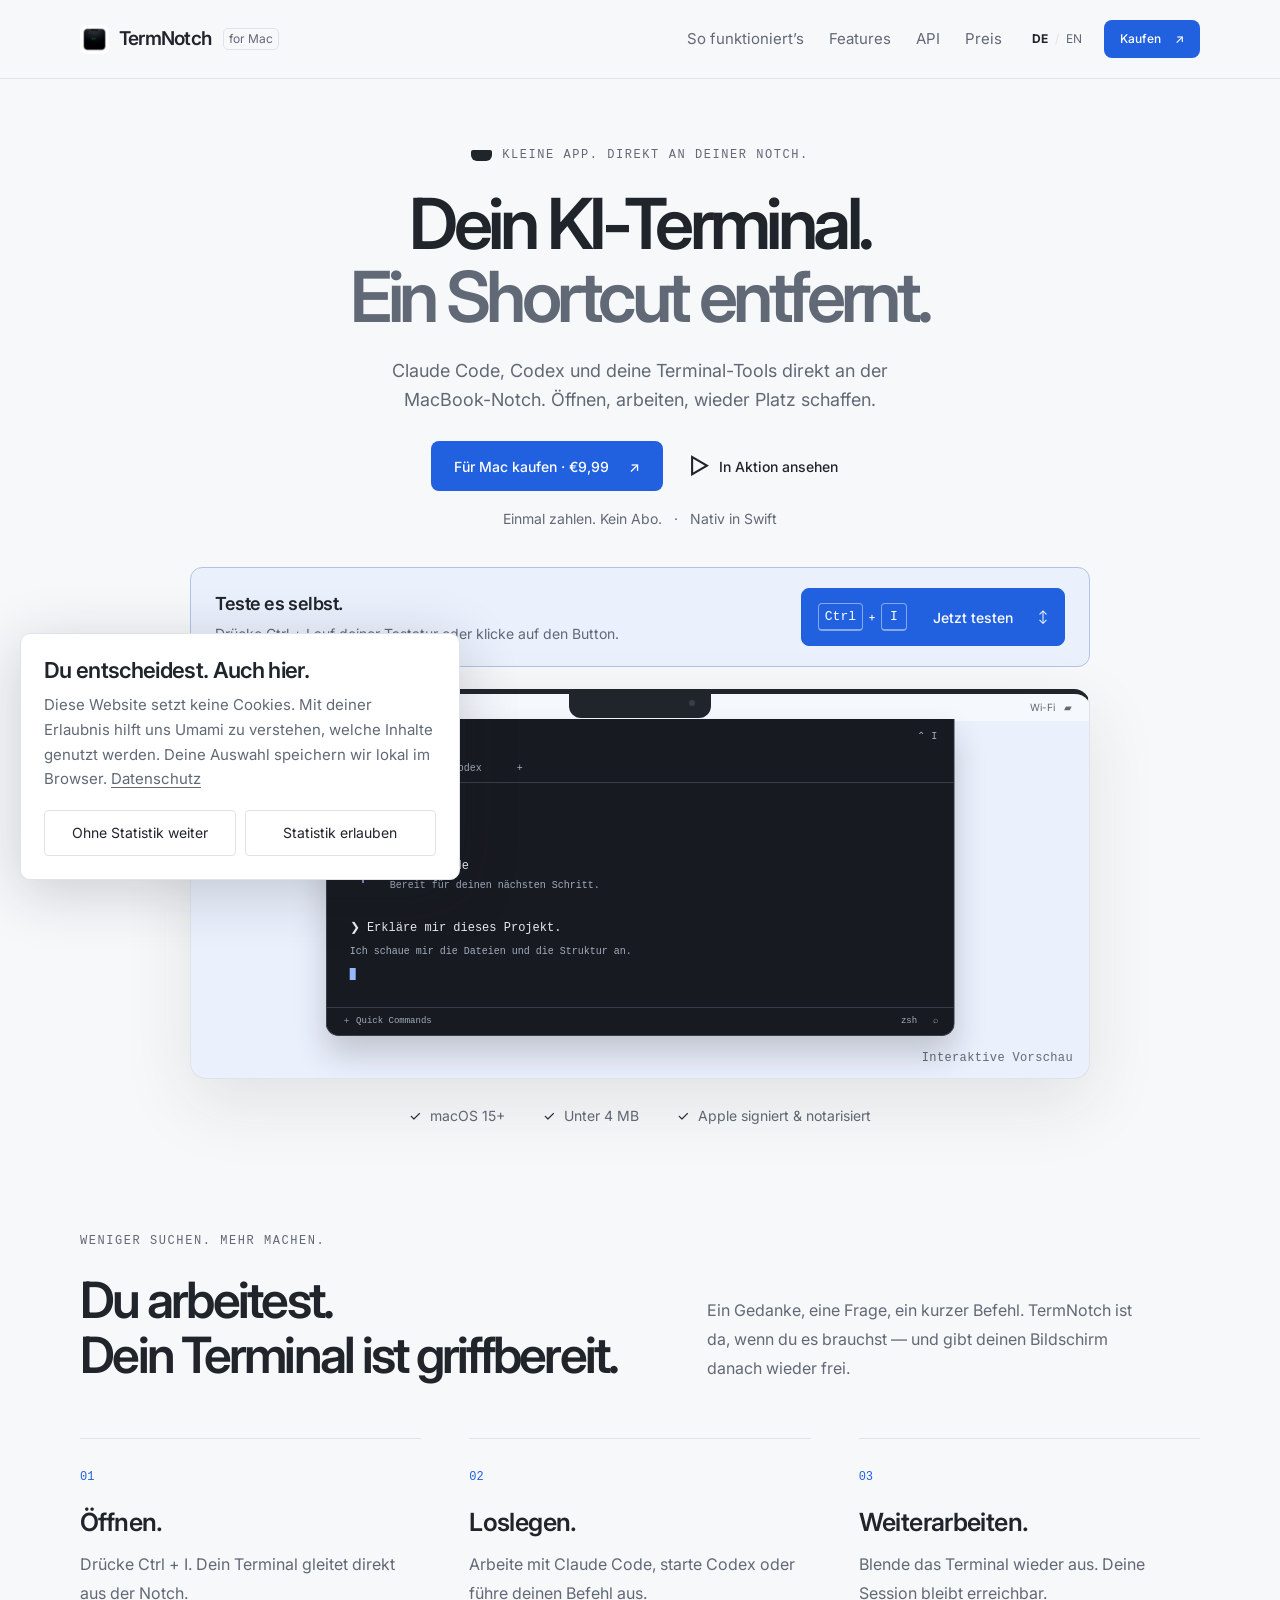
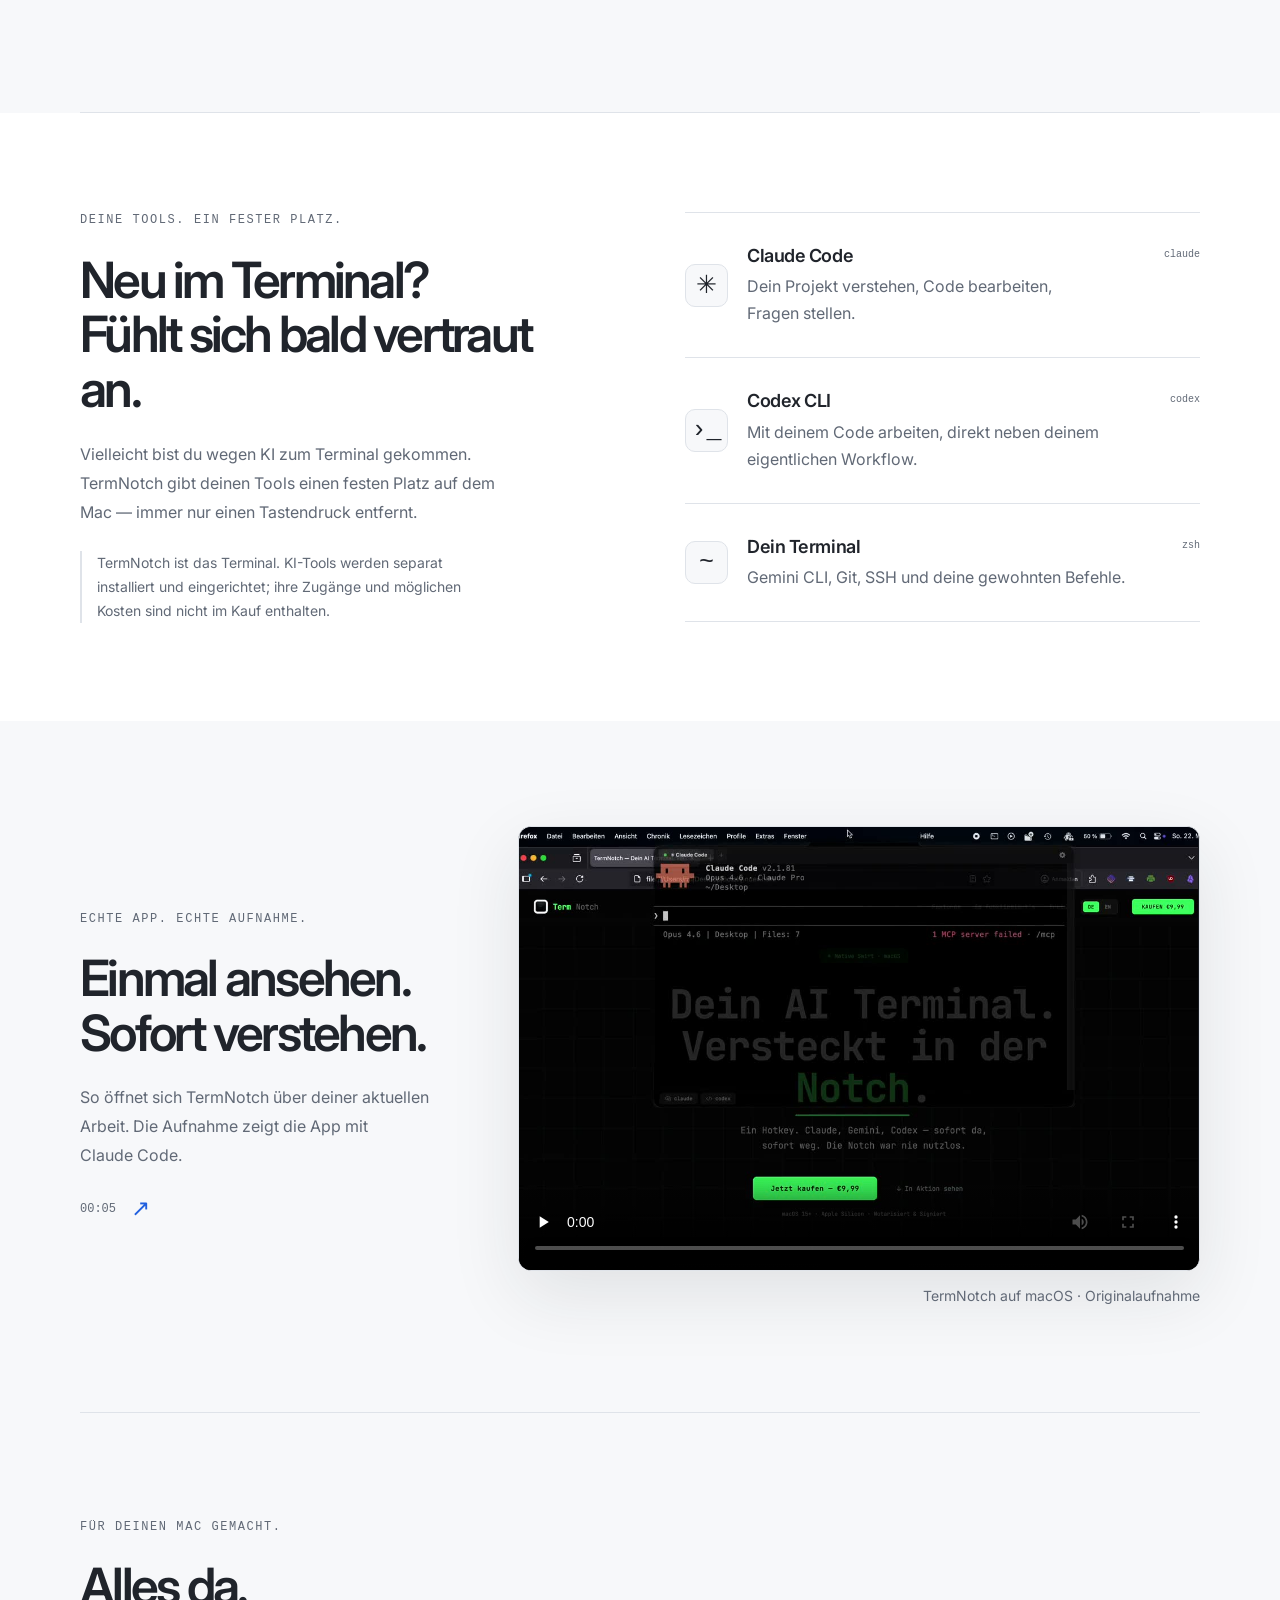
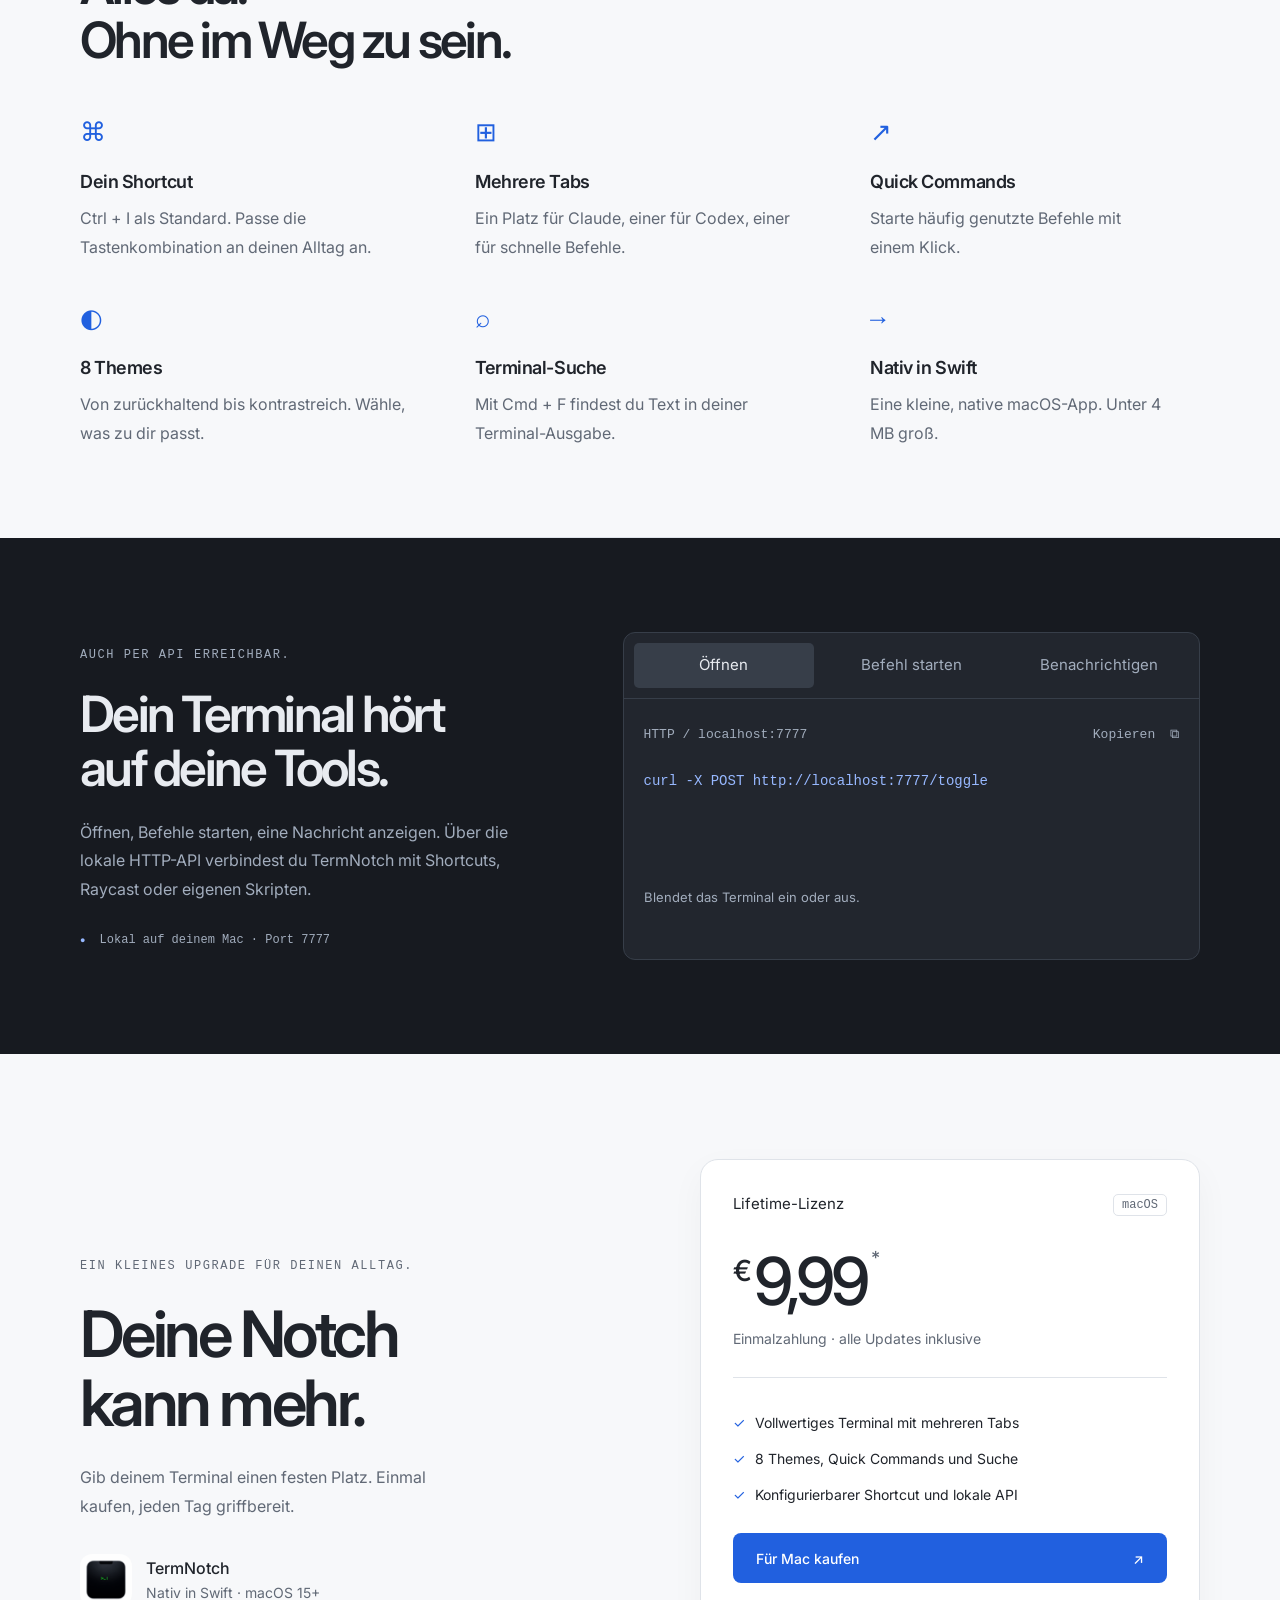
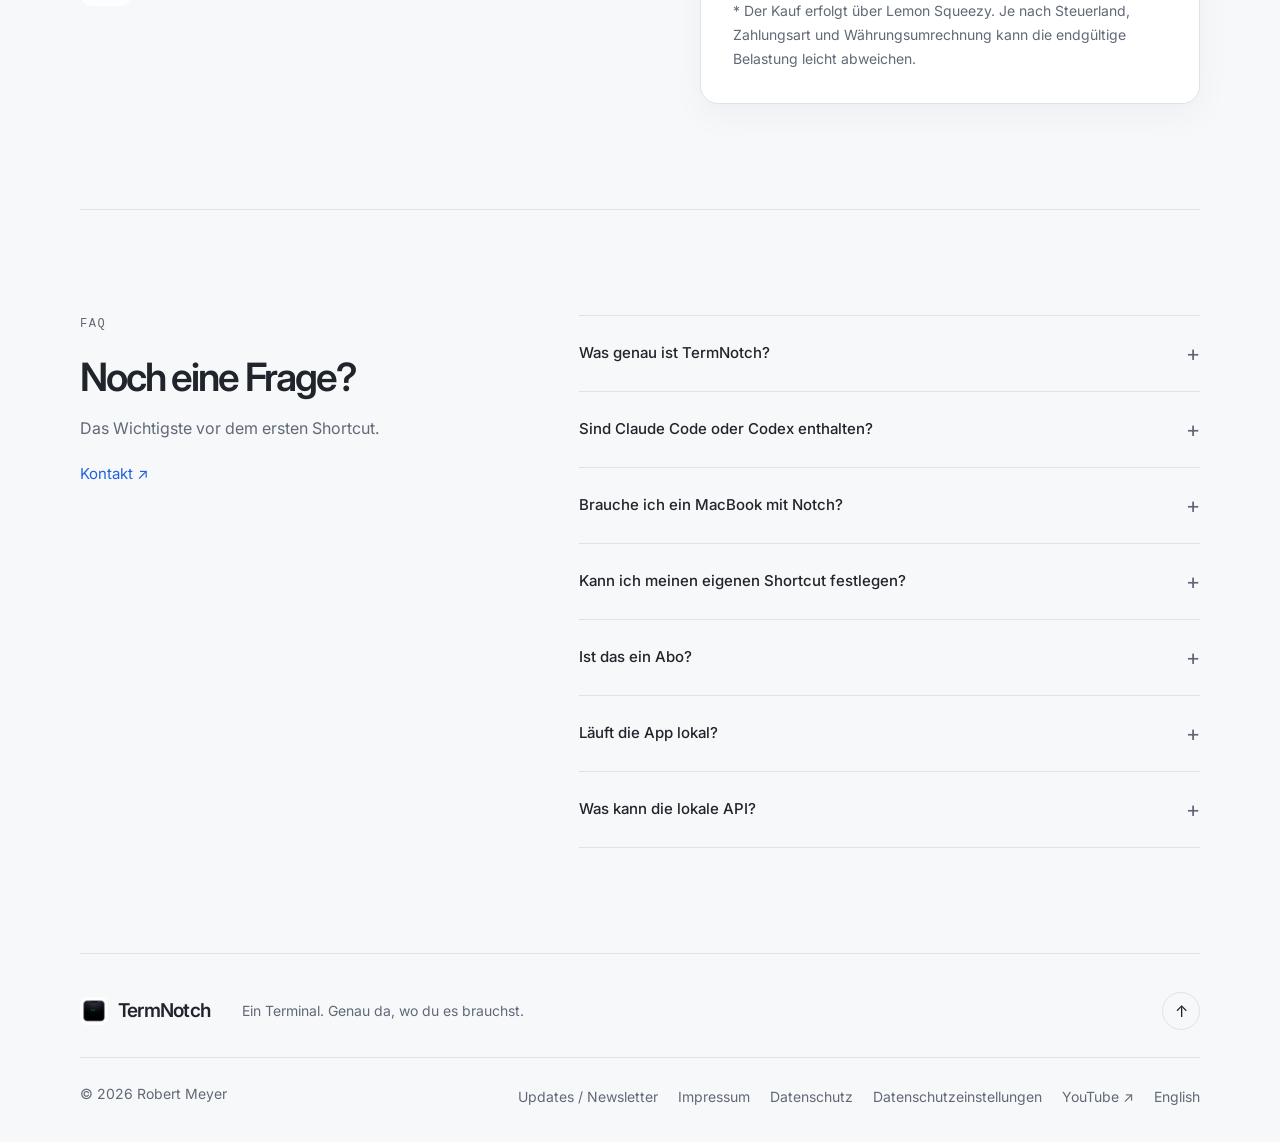
<file: index.html>
<!doctype html>
<html lang="de">
<head>
<meta charset="utf-8"><meta name="viewport" content="width=device-width, initial-scale=1">
<title>TermNotch – MacBook-Notch-Terminal für Claude Code &amp; Codex</title><meta name="description" content="Claude Code, Codex und deine Terminal-Tools direkt an der MacBook-Notch. Nativ in Swift. Per Shortcut erreichbar. Mit lokaler API."><meta name="robots" content="index,follow,max-image-preview:large"><meta name="author" content="Robert Meyer"><meta name="theme-color" content="#f7f8fa">
<link rel="canonical" href="https://ki-notch.de/"><link rel="alternate" hreflang="de" href="https://ki-notch.de/"><link rel="alternate" hreflang="en" href="https://ki-notch.de/index_en.html"><link rel="alternate" hreflang="x-default" href="https://ki-notch.de/">
<meta property="og:type" content="website"><meta property="og:site_name" content="TermNotch"><meta property="og:title" content="TermNotch — Dein KI-Terminal. Ein Shortcut entfernt."><meta property="og:description" content="Claude Code, Codex und deine Terminal-Tools direkt an der MacBook-Notch. Nativ in Swift. Per Shortcut erreichbar. Mit lokaler API."><meta property="og:url" content="https://ki-notch.de/"><meta property="og:locale" content="de_DE"><meta name="twitter:card" content="summary">
<meta name="twitter:title" content="TermNotch – MacBook-Notch-Terminal für Claude Code &amp; Codex"><meta name="twitter:description" content="Claude Code, Codex und deine Terminal-Tools direkt an der MacBook-Notch. Nativ in Swift. Per Shortcut erreichbar. Mit lokaler API.">
<meta property="og:image" content="https://ki-notch.de/assets/app-icon.png"><meta property="og:image:width" content="1024"><meta property="og:image:height" content="1024"><meta property="og:image:type" content="image/png"><meta property="og:image:alt" content="TermNotch App-Icon: Terminal an der MacBook-Notch">
<meta name="twitter:image" content="https://ki-notch.de/assets/app-icon.png"><meta name="twitter:image:alt" content="TermNotch App-Icon: Terminal an der MacBook-Notch">
<meta property="og:locale:alternate" content="en_US">
<link rel="sitemap" type="application/xml" href="sitemap.xml"><link rel="describedby" type="text/plain" href="llms.txt">
<link rel="icon" href="assets/icon_nav.png"><link rel="preconnect" href="https://fonts.googleapis.com"><link rel="preconnect" href="https://fonts.gstatic.com" crossorigin><link href="https://fonts.googleapis.com/css2?family=Inter:wght@400;500;600;700;800&display=swap" rel="stylesheet"><link rel="stylesheet" href="styles.css">
<script type="application/ld+json">{"@context": "https://schema.org", "@type": "SoftwareApplication", "name": "TermNotch", "applicationCategory": "DeveloperApplication", "operatingSystem": "macOS 15+", "description": "Claude Code, Codex und deine Terminal-Tools direkt an der MacBook-Notch. Nativ in Swift. Per Shortcut erreichbar. Mit lokaler API.", "url": "https://ki-notch.de/", "offers": {"@type": "Offer", "price": "9.99", "priceCurrency": "EUR", "url": "https://ki-fachbuecher.lemonsqueezy.com/checkout/buy/ca13a6f4-c987-4763-975e-35aa92fb6d29?embed=1"}, "publisher": {"@type": "Person", "name": "Robert Meyer"}, "@id": "https://ki-notch.de/#software", "image": "https://ki-notch.de/assets/app-icon.png", "inLanguage": "de"}</script>
<script src="privacy.js" defer></script>
<script id="page-data" type="application/json">{"api_notes": ["Blendet das Terminal ein oder aus.", "Öffnet einen neuen Tab und führt den Befehl aus.", "Zeigt eine kurze Nachricht in der Notch."], "copy": "Kopieren", "copied": "Kopiert", "copyerror": "Bitte Code markieren und kopieren.", "invalid": "Bitte eine gültige E-Mail-Adresse eingeben.", "sending": "Wird übermittelt …", "success": "Vielen Dank! Du erhältst Updates per E-Mail.", "error": "Das hat leider nicht geklappt. Bitte später erneut versuchen.", "notification": "Build fertig"}</script><script src="app.js" defer></script><script src="https://assets.lemonsqueezy.com/lemon.js" defer></script>
</head>
<body>
<a class="skip-link" href="#main">Zum Inhalt</a>
<header class="topbar"><nav class="container nav" aria-label="Hauptnavigation"><a class="brand" href="#"><img src="assets/icon_nav.png" width="29" height="29" alt="">TermNotch<span class="brand-platform">for Mac</span></a><div class="nav-links" id="navigation"><a href="#workflow">So funktioniert’s</a><a href="#features">Features</a><a href="#api">API</a><a href="#pricing">Preis</a></div><div class="nav-actions"><a class="language" href="index_en.html" lang="en" aria-label="Switch to English"><span class="selected">DE</span><span class="language-divider">/</span><span >EN</span></a><a class="button small primary lemonsqueezy-button" href="https://ki-fachbuecher.lemonsqueezy.com/checkout/buy/ca13a6f4-c987-4763-975e-35aa92fb6d29?embed=1">Kaufen<span aria-hidden="true">↗</span></a><button class="menu-button icon-button" aria-controls="navigation" aria-expanded="false" aria-label="Menü">☰</button></div></nav></header>
<main id="main">
<section class="hero container"><div class="hero-copy"><p class="eyebrow"><span class="tiny-notch" aria-hidden="true"></span>KLEINE APP. DIREKT AN DEINER NOTCH.</p><h1>Dein KI-Terminal.<br><span>Ein Shortcut entfernt.</span></h1><p class="hero-intro">Claude Code, Codex und deine Terminal-Tools direkt an der MacBook-Notch. Öffnen, arbeiten, wieder Platz schaffen.</p><div class="hero-actions"><a class="button primary lemonsqueezy-button" href="https://ki-fachbuecher.lemonsqueezy.com/checkout/buy/ca13a6f4-c987-4763-975e-35aa92fb6d29?embed=1">Für Mac kaufen · €9,99<span aria-hidden="true">↗</span></a><a class="button text-button" href="#film"><span class="play-small" aria-hidden="true">▷</span>In Aktion ansehen</a></div><p class="hero-meta">Einmal zahlen. Kein Abo. <span>·</span> Nativ in Swift</p></div>
<div class="showcase"><div class="shortcut-line"><div class="shortcut-description"><strong>Teste es selbst.</strong><span class="shortcut-hint">Drücke Ctrl + I auf deiner Tastatur oder klicke auf den Button.</span></div><button id="notch-toggle" class="shortcut" aria-label="Terminal-Vorschau ein- oder ausblenden" aria-expanded="true" aria-controls="preview-terminal"><span class="shortcut-keys"><kbd>Ctrl</kbd><span aria-hidden="true">+</span><kbd>I</kbd></span><span class="shortcut-action">Jetzt testen</span><span aria-hidden="true">↕</span></button></div>
<div class="desktop-preview"><div class="desktop-menu" aria-hidden="true"><span>● &nbsp; Finder <span class="desktop-menu-extra">&nbsp; File &nbsp; Edit &nbsp; View</span></span><span>Wi-Fi &nbsp; ▰</span></div><div class="notch" aria-hidden="true"><i></i></div><div class="desktop-content"><span class="desktop-cross" aria-hidden="true">+</span><p>Platz für das, was du gerade machst.</p><span>Dein Terminal wartet oben.</span></div><div class="terminal-preview" id="preview-terminal"><div class="terminal-bar"><span class="terminal-brand">›_ &nbsp; TermNotch</span><span>⌃ I</span></div><div class="terminal-tabs"><span class="active">Claude Code</span><span>Codex</span><span aria-hidden="true">+</span></div><div class="terminal-content"><p class="terminal-location">~/my-project <span>— zsh</span></p><p><span class="terminal-blue">❯</span> claude</p><div class="terminal-greeting"><span aria-hidden="true">✳</span><div>Claude Code<small>Bereit für deinen nächsten Schritt.</small></div></div><p class="terminal-question">❯ Erkläre mir dieses Projekt.</p><p class="terminal-output">Ich schaue mir die Dateien und die Struktur an.</p><span class="terminal-cursor" aria-hidden="true"></span></div><div class="terminal-bottom"><span>＋ Quick Commands</span><span>zsh &nbsp; ⌕</span></div></div><span class="preview-label">Interaktive Vorschau</span></div>
<div class="trust-line"><span><span aria-hidden="true">✓</span> macOS 15+</span><span><span aria-hidden="true">✓</span> Unter 4 MB</span><span><span aria-hidden="true">✓</span> Apple signiert & notarisiert</span></div></div></section>
<section class="section container workflow" id="workflow"><div class="section-heading"><div><p class="eyebrow">WENIGER SUCHEN. MEHR MACHEN.</p><h2>Du arbeitest.<br>Dein Terminal ist griffbereit.</h2></div><p class="section-intro">Ein Gedanke, eine Frage, ein kurzer Befehl. TermNotch ist da, wenn du es brauchst — und gibt deinen Bildschirm danach wieder frei.</p></div><div class="steps"><article><span class="step-number">01</span><h3>Öffnen.</h3><p>Drücke Ctrl + I. Dein Terminal gleitet direkt aus der Notch.</p></article><article><span class="step-number">02</span><h3>Loslegen.</h3><p>Arbeite mit Claude Code, starte Codex oder führe deinen Befehl aus.</p></article><article><span class="step-number">03</span><h3>Weiterarbeiten.</h3><p>Blende das Terminal wieder aus. Deine Session bleibt erreichbar.</p></article></div></section>
<section class="ai-section"><div class="container ai-grid"><div><p class="eyebrow">DEINE TOOLS. EIN FESTER PLATZ.</p><h2>Neu im Terminal?<br>Fühlt sich bald vertraut an.</h2><p class="section-intro">Vielleicht bist du wegen KI zum Terminal gekommen. TermNotch gibt deinen Tools einen festen Platz auf dem Mac — immer nur einen Tastendruck entfernt.</p><p class="aside-note">TermNotch ist das Terminal. KI-Tools werden separat installiert und eingerichtet; ihre Zugänge und möglichen Kosten sind nicht im Kauf enthalten.</p></div><div class="tools-list"><div class="tool-row"><span class="tool-symbol" aria-hidden="true">✳</span><div><h3>Claude Code</h3><p>Dein Projekt verstehen, Code bearbeiten, Fragen stellen.</p></div><span class="tool-command">claude</span></div><div class="tool-row"><span class="tool-symbol" aria-hidden="true">›_</span><div><h3>Codex CLI</h3><p>Mit deinem Code arbeiten, direkt neben deinem eigentlichen Workflow.</p></div><span class="tool-command">codex</span></div><div class="tool-row"><span class="tool-symbol" aria-hidden="true">~</span><div><h3>Dein Terminal</h3><p>Gemini CLI, Git, SSH und deine gewohnten Befehle.</p></div><span class="tool-command">zsh</span></div></div></div></section>
<section class="section container film" id="film"><div class="film-copy"><p class="eyebrow">ECHTE APP. ECHTE AUFNAHME.</p><h2>Einmal ansehen.<br>Sofort verstehen.</h2><p class="section-intro">So öffnet sich TermNotch über deiner aktuellen Arbeit. Die Aufnahme zeigt die App mit Claude Code.</p><span class="film-duration">00:05 <span>↗</span></span></div><figure><video controls playsinline preload="none" poster="assets/video-poster.jpg" aria-label="TermNotch auf macOS · Originalaufnahme"><source src="assets/video.mp4" type="video/mp4"><a href="assets/video.mp4">In Aktion ansehen</a></video><figcaption>TermNotch auf macOS · Originalaufnahme</figcaption></figure></section>
<section class="section container features" id="features"><p class="eyebrow">FÜR DEINEN MAC GEMACHT.</p><h2>Alles da.<br>Ohne im Weg zu sein.</h2><div class="feature-grid"><article><span class="feature-icon" aria-hidden="true">⌘</span><h3>Dein Shortcut</h3><p>Ctrl + I als Standard. Passe die Tastenkombination an deinen Alltag an.</p></article><article><span class="feature-icon" aria-hidden="true">⊞</span><h3>Mehrere Tabs</h3><p>Ein Platz für Claude, einer für Codex, einer für schnelle Befehle.</p></article><article><span class="feature-icon" aria-hidden="true">↗</span><h3>Quick Commands</h3><p>Starte häufig genutzte Befehle mit einem Klick.</p></article><article><span class="feature-icon" aria-hidden="true">◐</span><h3>8 Themes</h3><p>Von zurückhaltend bis kontrastreich. Wähle, was zu dir passt.</p></article><article><span class="feature-icon" aria-hidden="true">⌕</span><h3>Terminal-Suche</h3><p>Mit Cmd + F findest du Text in deiner Terminal-Ausgabe.</p></article><article><span class="feature-icon" aria-hidden="true">→</span><h3>Nativ in Swift</h3><p>Eine kleine, native macOS-App. Unter 4 MB groß.</p></article></div></section>
<section class="api-section" id="api"><div class="container api-grid"><div><p class="eyebrow">AUCH PER API ERREICHBAR.</p><h2>Dein Terminal hört<br>auf deine Tools.</h2><p class="section-intro">Öffnen, Befehle starten, eine Nachricht anzeigen. Über die lokale HTTP-API verbindest du TermNotch mit Shortcuts, Raycast oder eigenen Skripten.</p><p class="api-local"><span aria-hidden="true">●</span> Lokal auf deinem Mac · Port 7777</p></div><div class="api-example"><div class="api-tabs" role="tablist" aria-label="API"><button role="tab" id="api-tab-0" aria-controls="api-panel" aria-selected="true" tabindex="0" data-api="0">Öffnen</button><button role="tab" id="api-tab-1" aria-controls="api-panel" aria-selected="false" tabindex="-1" data-api="1">Befehl starten</button><button role="tab" id="api-tab-2" aria-controls="api-panel" aria-selected="false" tabindex="-1" data-api="2">Benachrichtigen</button></div><div id="api-panel" role="tabpanel" aria-labelledby="api-tab-0" tabindex="0"><div class="code-head"><span>HTTP / localhost:7777</span><button id="copy-code">Kopieren <span aria-hidden="true">⧉</span></button></div><pre><code id="api-code">curl -X POST http://localhost:7777/toggle</code></pre><p id="api-note">Blendet das Terminal ein oder aus.</p><span id="copy-status" class="copy-status" aria-live="polite"></span></div></div></div></section>
<section class="section container pricing" id="pricing"><div><p class="eyebrow">EIN KLEINES UPGRADE FÜR DEINEN ALLTAG.</p><h2>Deine Notch<br>kann mehr.</h2><p class="section-intro">Gib deinem Terminal einen festen Platz. Einmal kaufen, jeden Tag griffbereit.</p><div class="price-app"><img src="assets/icon_nav.png" alt="" width="52" height="52"><div><strong>TermNotch</strong><span>Nativ in Swift · macOS 15+</span></div></div></div><div class="price-card"><div class="price-card-top"><span>Lifetime-Lizenz</span><span class="price-tag">macOS</span></div><p class="price-amount"><span>€</span>9,99<a href="#price-note" aria-label="Preisdetails">*</a></p><p class="price-sub">Einmalzahlung · alle Updates inklusive</p><ul><li><span aria-hidden="true">✓</span>Vollwertiges Terminal mit mehreren Tabs</li><li><span aria-hidden="true">✓</span>8 Themes, Quick Commands und Suche</li><li><span aria-hidden="true">✓</span>Konfigurierbarer Shortcut und lokale API</li></ul><a class="button primary lemonsqueezy-button" href="https://ki-fachbuecher.lemonsqueezy.com/checkout/buy/ca13a6f4-c987-4763-975e-35aa92fb6d29?embed=1">Für Mac kaufen<span aria-hidden="true">↗</span></a><p class="price-note" id="price-note">* Der Kauf erfolgt über Lemon Squeezy. Je nach Steuerland, Zahlungsart und Währungsumrechnung kann die endgültige Belastung leicht abweichen.</p></div></section>
<section class="section container faq" id="faq"><div><p class="eyebrow">FAQ</p><h2>Noch eine Frage?</h2><p class="section-intro">Das Wichtigste vor dem ersten Shortcut.</p><a class="contact-link" href="https://mein.online-impressum.de/robert-meyer/" target="_blank" rel="noopener noreferrer">Kontakt ↗</a></div><div class="faq-list"><details><summary>Was genau ist TermNotch?<span aria-hidden="true">+</span></summary><p>TermNotch ist ein natives Terminal für macOS. Per Tastenkombination öffnet es sich an der Notch beziehungsweise am oberen Bildschirmrand. Darin kannst du Terminal-Befehle und installierte CLI-Tools ausführen.</p></details><details><summary>Sind Claude Code oder Codex enthalten?<span aria-hidden="true">+</span></summary><p>Nein. TermNotch stellt das Terminal bereit. Claude Code, Codex CLI und andere Tools installierst und konfigurierst du separat. Konten, Abonnements oder API-Kosten der jeweiligen Anbieter sind nicht enthalten.</p></details><details><summary>Brauche ich ein MacBook mit Notch?<span aria-hidden="true">+</span></summary><p>TermNotch ist für MacBooks mit Notch optimiert. Auf Macs ohne Notch erscheint das Terminal mittig am oberen Bildschirmrand. Du benötigst macOS 15 oder neuer.</p></details><details><summary>Kann ich meinen eigenen Shortcut festlegen?<span aria-hidden="true">+</span></summary><p>Ja. Der Standard ist Ctrl + I. In den Einstellungen kannst du Modifier und Taste anpassen.</p></details><details><summary>Ist das ein Abo?<span aria-hidden="true">+</span></summary><p>Nein. Du kaufst TermNotch einmalig für 9,99 €*. Alle Updates sind inklusive. Die Preisdetails findest du direkt beim Kaufbereich.</p></details><details><summary>Läuft die App lokal?<span aria-hidden="true">+</span></summary><p>TermNotch läuft lokal auf deinem Mac, ist von Apple signiert und notarisiert und verwendet keine Telemetrie. Die von dir gestarteten KI-Tools können eine Internetverbindung und eigene Dienste verwenden.</p></details><details><summary>Was kann die lokale API?<span aria-hidden="true">+</span></summary><p>Über HTTP auf Port 7777 können andere Tools das Terminal öffnen oder schließen, Befehle starten, Tabs ansprechen und Benachrichtigungen anzeigen.</p></details></div></section>
</main><footer class="container footer"><div class="footer-top"><a class="brand" href="#"><img src="assets/icon_nav.png" alt="" width="28" height="28">TermNotch</a><p>Ein Terminal. Genau da, wo du es brauchst.</p><a class="back-top" href="#" aria-label="Nach oben">↑</a></div><div class="footer-bottom"><span>© 2026 Robert Meyer</span><div class="footer-links"><button data-dialog="updates-dialog">Updates / Newsletter</button><button data-dialog="impressum-dialog">Impressum</button><button data-dialog="datenschutz-dialog">Datenschutz</button><button type="button" data-privacy-settings>Datenschutzeinstellungen</button><a href="https://youtube.com/@rmkipraxis?si=h2qNroeG7EqviRwE" target="_blank" rel="noopener noreferrer">YouTube ↗</a><a href="index_en.html">English</a></div></div></footer>
<aside class="privacy-notice" id="privacy-notice" role="region" aria-labelledby="privacy-notice-title" hidden>
<h2 id="privacy-notice-title">Du entscheidest. Auch hier.</h2>
<p>Diese Website setzt keine Cookies. Mit deiner Erlaubnis hilft uns Umami zu verstehen, welche Inhalte genutzt werden. Deine Auswahl speichern wir lokal im Browser. <button type="button" class="privacy-details" data-dialog="datenschutz-dialog">Datenschutz</button></p>
<div class="privacy-actions"><button type="button" data-consent="necessary">Ohne Statistik weiter</button><button type="button" data-consent="analytics">Statistik erlauben</button></div>
</aside>
<dialog id="updates-dialog" class="updates-dialog" aria-labelledby="updates-title"><div class="dialog-head"><h2 id="updates-title">Neues von TermNotch.</h2><button class="icon-button" data-close aria-label="Schließen">×</button></div><p>Neue Versionen und Features direkt ins Postfach. Kein Spam, nur produktbezogene Updates.</p><form id="updates-form" novalidate><label for="updates-name">Name (optional)</label><input id="updates-name" name="name" autocomplete="name"><label for="updates-email">E-Mail</label><input id="updates-email" name="email" type="email" autocomplete="email" required aria-describedby="updates-status"><p class="form-note">Deine Angaben werden zur Bearbeitung an Robert Meyer übermittelt.</p><button type="submit" class="button primary">Updates erhalten <span aria-hidden="true">↗</span></button><p id="updates-status" class="form-status" role="status"></p></form></dialog>
<dialog id="impressum-dialog" class="legal-dialog" aria-labelledby="impressum-title"><div class="dialog-head"><h2 id="impressum-title">Impressum</h2><button class="icon-button" data-close aria-label="Schließen">×</button></div><div class="legal-content"><h3>Impressum gem&auml;&szlig; &sect; 5 TMG &amp; &sect; 55 RStV</h3><h4>Angaben gem&auml;&szlig; &sect; 5 TMG</h4><p><strong>Robert Meyer</strong><br>Robert Meyer c/o Online-Impressum.de #4759<br>Europaring 90<br>53757 Sankt Augustin<br>Deutschland</p><h4>Kontakt</h4><p>E-Mail: rm@kostenmanager.net<br>Kontaktformular: <a href="https://mein.online-impressum.de/robert-meyer/" target="_blank" rel="noopener noreferrer">https://mein.online-impressum.de/robert-meyer/</a></p><h4>Verantwortlich f&uuml;r den Inhalt nach &sect; 55 Abs. 2 RStV</h4><p><strong>Robert Meyer</strong><br>Robert Meyer c/o Online-Impressum.de #4759<br>Europaring 90<br>53757 Sankt Augustin</p><h4>Plattform der EU-Kommission zur Online-Streitbeilegung</h4><p><a href="https://ec.europa.eu/consumers/odr/" target="_blank" rel="noopener noreferrer">https://ec.europa.eu/consumers/odr/</a></p><h4>Verbraucherstreitbeilegung</h4><p>Ich bin nicht bereit oder verpflichtet, an Streitbeilegungsverfahren vor einer Verbraucherschlichtungsstelle teilzunehmen.</p></div></dialog><dialog id="datenschutz-dialog" class="legal-dialog" aria-labelledby="datenschutz-title"><div class="dialog-head"><h2 id="datenschutz-title">Datenschutz</h2><button class="icon-button" data-close aria-label="Schließen">×</button></div><div class="legal-content"><h3>Datenschutzerkl&auml;rung</h3><h4>1. Datenschutz auf einen Blick</h4><p><strong>Allgemeine Hinweise</strong></p><p>Die folgenden Hinweise geben einen einfachen &Uuml;berblick dar&uuml;ber, was mit Ihren personenbezogenen Daten passiert, wenn Sie diese Website besuchen. Diese Website wurde unter Beachtung der Datenschutz-Grundverordnung (DSGVO) entwickelt.</p><h4>2. Datenerfassung auf dieser Website</h4><p>Diese Website verwendet keine Cookies. Es werden keine Nutzerkonten gef&uuml;hrt und keine Marketing-Cookies gesetzt. Wenn Sie das Formular &bdquo;Updates / Newsletter&ldquo; nutzen, werden die von Ihnen eingegebenen Daten &uuml;ber einen externen Webhook-Dienst an Robert Meyer zur Bearbeitung des Anliegens &uuml;bermittelt.</p><h4>3. Externe Dienste</h4><p>F&uuml;r die Darstellung der Website werden Google Fonts geladen. Mit Ihrer Zustimmung wird Umami zur anonymisierten Reichweitenmessung eingesetzt. Ohne Zustimmung wird das Umami-Script nicht geladen. Ihre Auswahl wird lokal im Browser gespeichert und kann &uuml;ber &bdquo;Datenschutzeinstellungen&ldquo; im Footer jederzeit ge&auml;ndert werden. Wenn Sie das Update-Formular absenden, werden die eingegebenen Daten an einen externen Webhook-Endpunkt &uuml;bermittelt. F&uuml;r diese externen Dienste gelten erg&auml;nzend die Datenschutzbestimmungen der jeweiligen Anbieter.</p><h4>4. Verantwortliche Stelle</h4><p>Robert Meyer<br>c/o Online-Impressum.de #4759<br>Europaring 90<br>53757 Sankt Augustin<br>Deutschland</p></div></dialog>
</body></html>
</file>
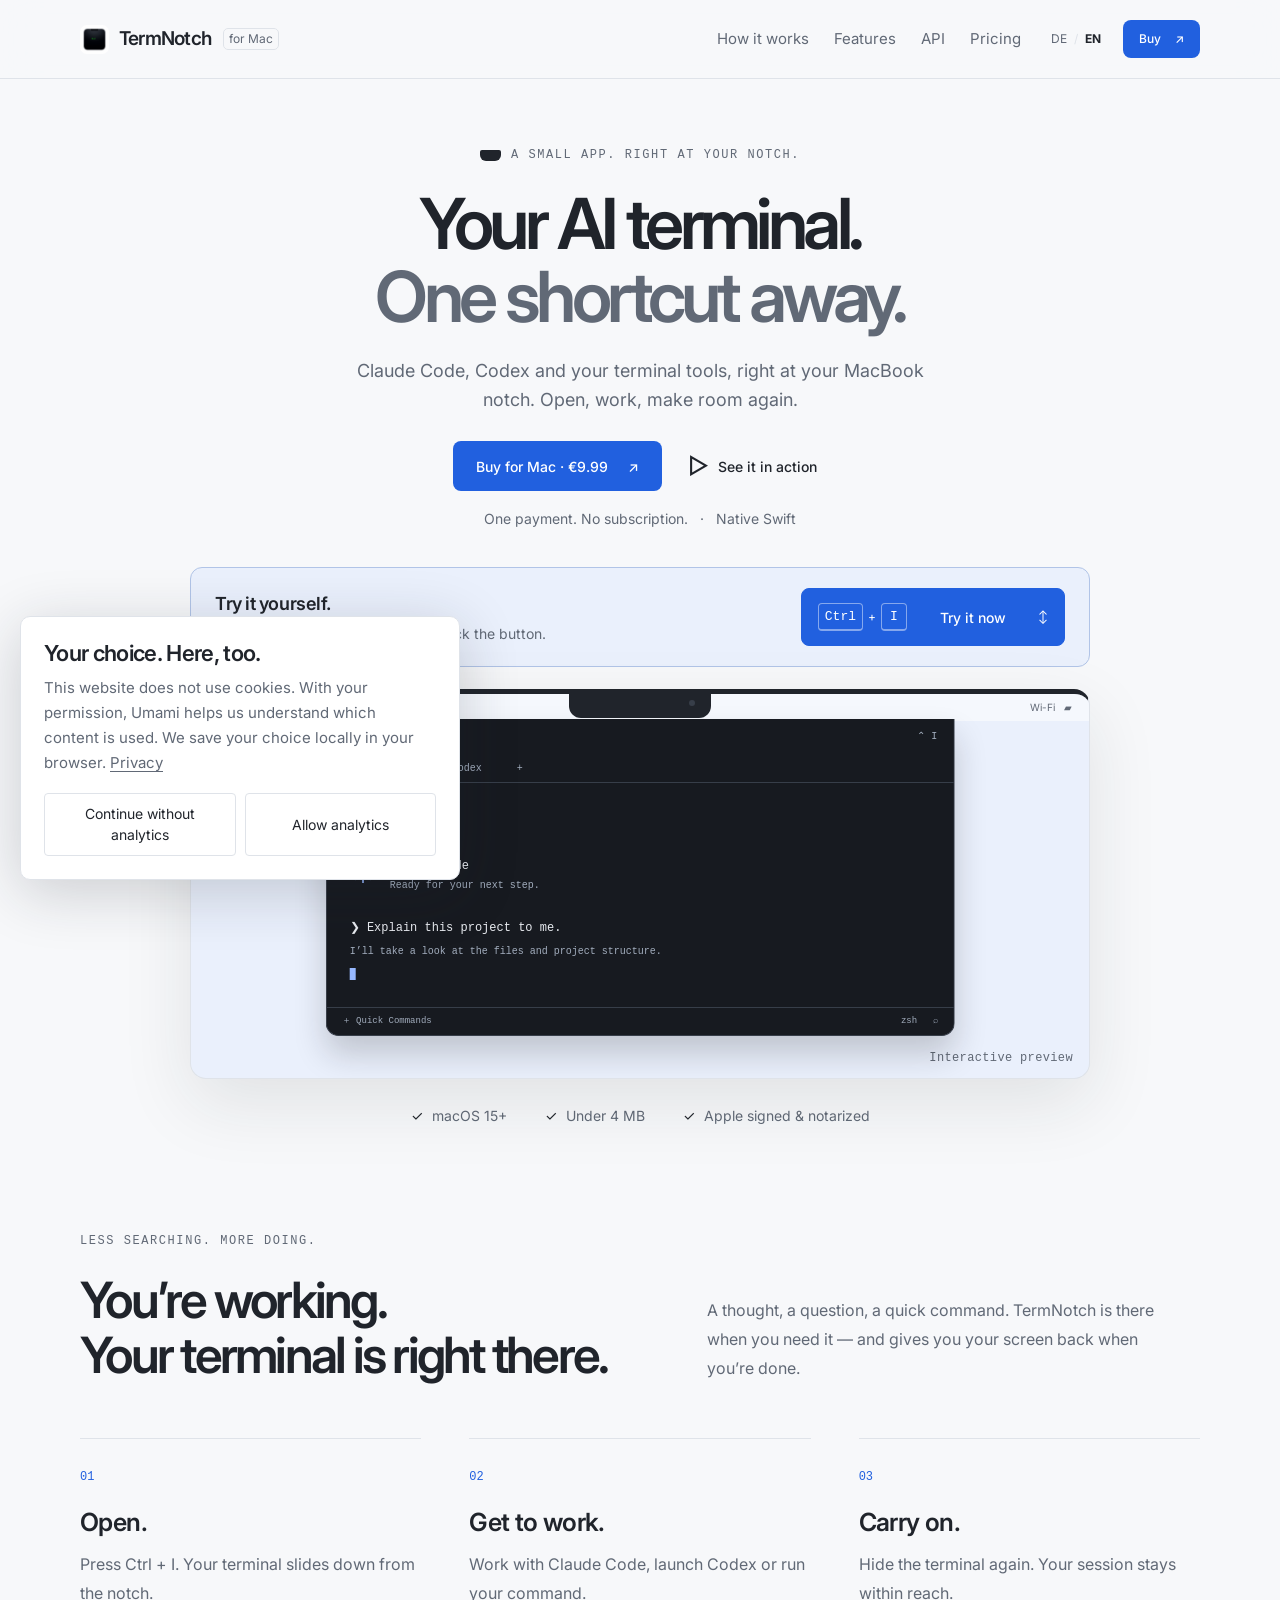
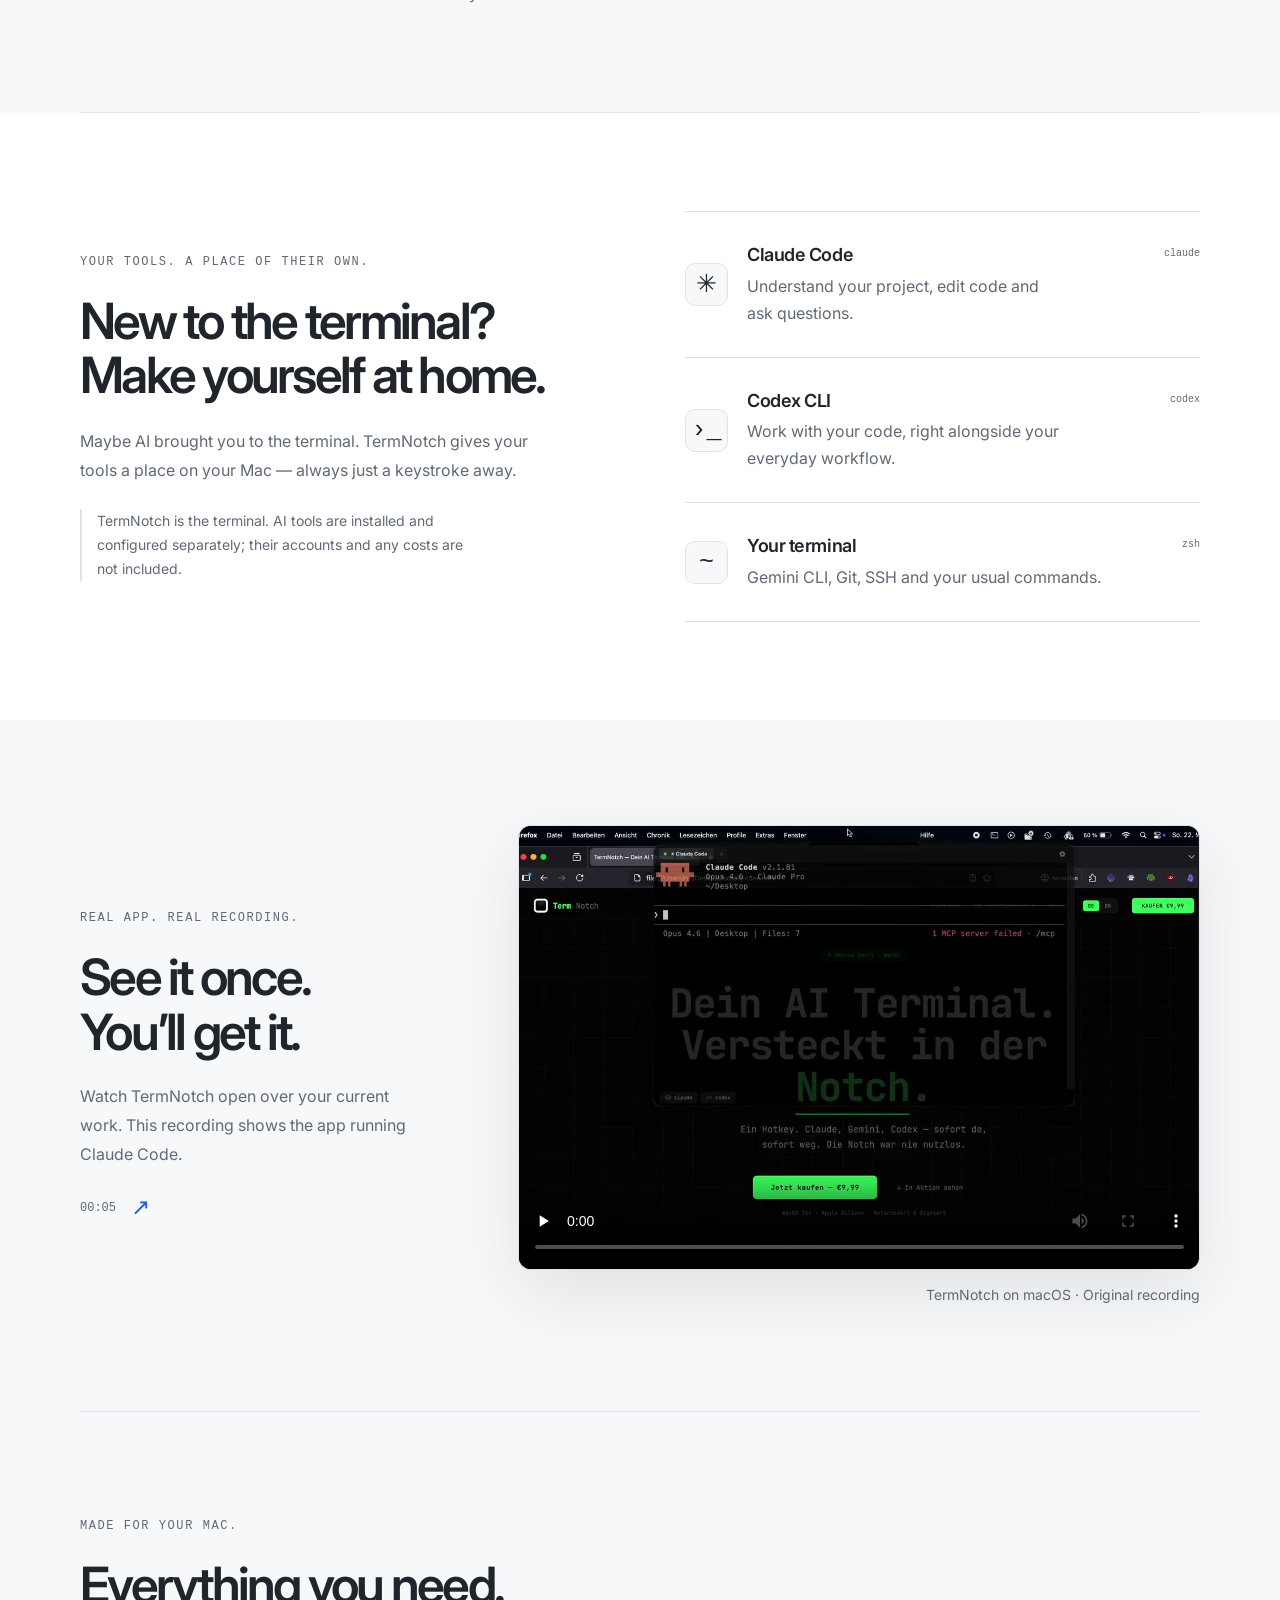
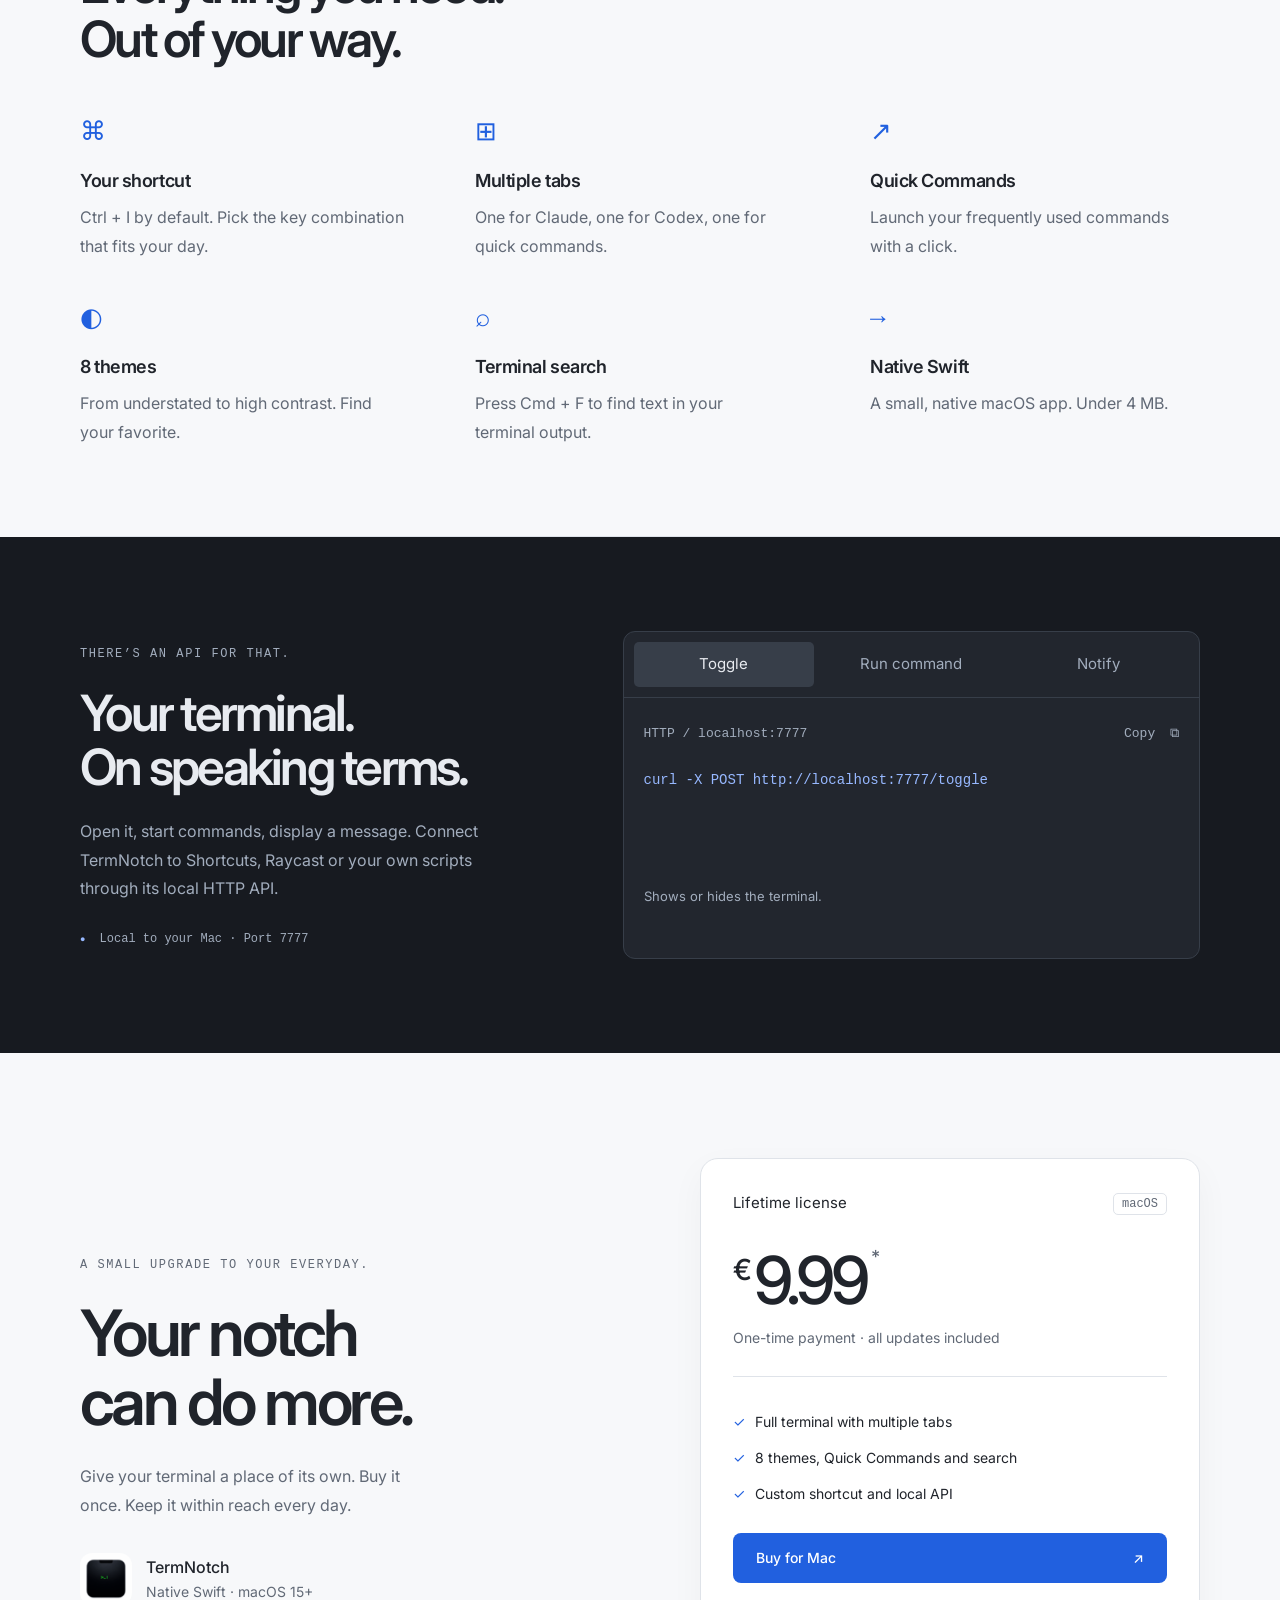
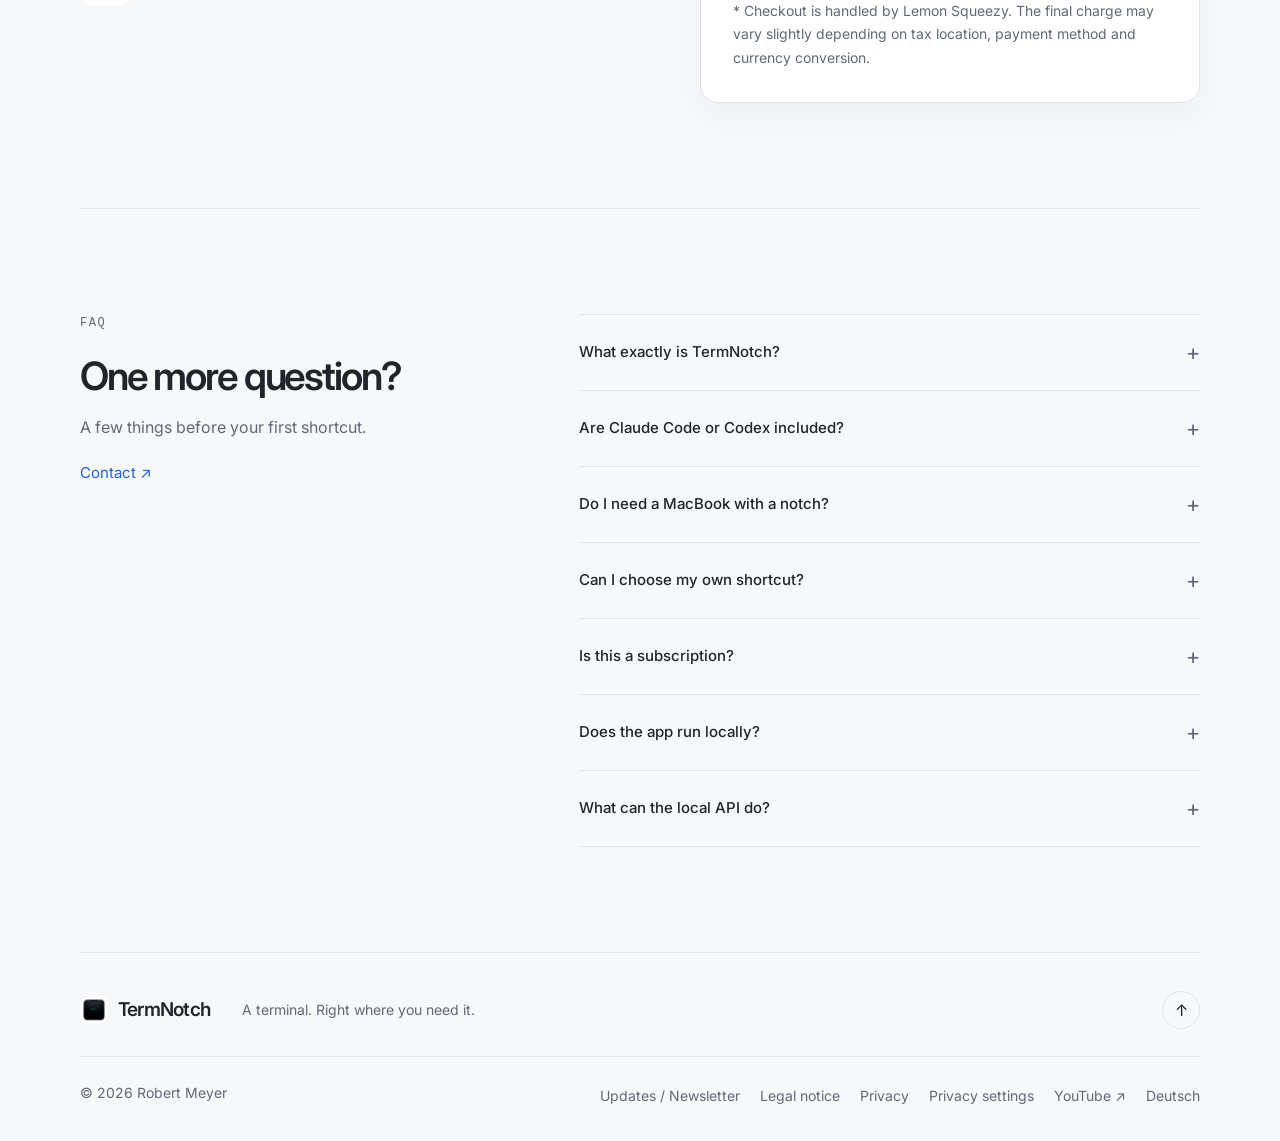
<file: index_en.html>
<!doctype html>
<html lang="en">
<head>
<meta charset="utf-8"><meta name="viewport" content="width=device-width, initial-scale=1">
<title>TermNotch – MacBook Notch Terminal for Claude Code &amp; Codex</title><meta name="description" content="Claude Code, Codex and your terminal tools, right at your MacBook notch. Native Swift. A global shortcut. A local API."><meta name="robots" content="index,follow,max-image-preview:large"><meta name="author" content="Robert Meyer"><meta name="theme-color" content="#f7f8fa">
<link rel="canonical" href="https://ki-notch.de/index_en.html"><link rel="alternate" hreflang="de" href="https://ki-notch.de/"><link rel="alternate" hreflang="en" href="https://ki-notch.de/index_en.html"><link rel="alternate" hreflang="x-default" href="https://ki-notch.de/">
<meta property="og:type" content="website"><meta property="og:site_name" content="TermNotch"><meta property="og:title" content="TermNotch — Your AI terminal. One shortcut away."><meta property="og:description" content="Claude Code, Codex and your terminal tools, right at your MacBook notch. Native Swift. A global shortcut. A local API."><meta property="og:url" content="https://ki-notch.de/index_en.html"><meta property="og:locale" content="en_US"><meta name="twitter:card" content="summary">
<meta name="twitter:title" content="TermNotch – MacBook Notch Terminal for Claude Code &amp; Codex"><meta name="twitter:description" content="Claude Code, Codex and your terminal tools, right at your MacBook notch. Native Swift. A global shortcut. A local API.">
<meta property="og:image" content="https://ki-notch.de/assets/app-icon.png"><meta property="og:image:width" content="1024"><meta property="og:image:height" content="1024"><meta property="og:image:type" content="image/png"><meta property="og:image:alt" content="TermNotch app icon: terminal at the MacBook notch">
<meta name="twitter:image" content="https://ki-notch.de/assets/app-icon.png"><meta name="twitter:image:alt" content="TermNotch app icon: terminal at the MacBook notch">
<meta property="og:locale:alternate" content="de_DE">
<link rel="sitemap" type="application/xml" href="sitemap.xml"><link rel="describedby" type="text/plain" href="llms.txt">
<link rel="icon" href="assets/icon_nav.png"><link rel="preconnect" href="https://fonts.googleapis.com"><link rel="preconnect" href="https://fonts.gstatic.com" crossorigin><link href="https://fonts.googleapis.com/css2?family=Inter:wght@400;500;600;700;800&display=swap" rel="stylesheet"><link rel="stylesheet" href="styles.css">
<script type="application/ld+json">{"@context": "https://schema.org", "@type": "SoftwareApplication", "name": "TermNotch", "applicationCategory": "DeveloperApplication", "operatingSystem": "macOS 15+", "description": "Claude Code, Codex and your terminal tools, right at your MacBook notch. Native Swift. A global shortcut. A local API.", "url": "https://ki-notch.de/index_en.html", "offers": {"@type": "Offer", "price": "9.99", "priceCurrency": "EUR", "url": "https://ki-fachbuecher.lemonsqueezy.com/checkout/buy/aa916349-b73f-436c-be6b-167f6a51d93f?embed=1"}, "publisher": {"@type": "Person", "name": "Robert Meyer"}, "@id": "https://ki-notch.de/#software", "image": "https://ki-notch.de/assets/app-icon.png", "inLanguage": "en"}</script>
<script src="privacy.js" defer></script>
<script id="page-data" type="application/json">{"api_notes": ["Shows or hides the terminal.", "Opens a new tab and runs the command.", "Displays a short message in the notch."], "copy": "Copy", "copied": "Copied", "copyerror": "Please select and copy the code.", "invalid": "Please enter a valid email address.", "sending": "Sending …", "success": "Thank you! You’ll receive updates by email.", "error": "That didn’t work. Please try again later.", "notification": "Build complete"}</script><script src="app.js" defer></script><script src="https://assets.lemonsqueezy.com/lemon.js" defer></script>
</head>
<body>
<a class="skip-link" href="#main">Skip to content</a>
<header class="topbar"><nav class="container nav" aria-label="Main navigation"><a class="brand" href="#"><img src="assets/icon_nav.png" width="29" height="29" alt="">TermNotch<span class="brand-platform">for Mac</span></a><div class="nav-links" id="navigation"><a href="#workflow">How it works</a><a href="#features">Features</a><a href="#api">API</a><a href="#pricing">Pricing</a></div><div class="nav-actions"><a class="language" href="index.html" lang="de" aria-label="Auf Deutsch wechseln"><span >DE</span><span class="language-divider">/</span><span class="selected">EN</span></a><a class="button small primary lemonsqueezy-button" href="https://ki-fachbuecher.lemonsqueezy.com/checkout/buy/aa916349-b73f-436c-be6b-167f6a51d93f?embed=1">Buy<span aria-hidden="true">↗</span></a><button class="menu-button icon-button" aria-controls="navigation" aria-expanded="false" aria-label="Menu">☰</button></div></nav></header>
<main id="main">
<section class="hero container"><div class="hero-copy"><p class="eyebrow"><span class="tiny-notch" aria-hidden="true"></span>A SMALL APP. RIGHT AT YOUR NOTCH.</p><h1>Your AI terminal.<br><span>One shortcut away.</span></h1><p class="hero-intro">Claude Code, Codex and your terminal tools, right at your MacBook notch. Open, work, make room again.</p><div class="hero-actions"><a class="button primary lemonsqueezy-button" href="https://ki-fachbuecher.lemonsqueezy.com/checkout/buy/aa916349-b73f-436c-be6b-167f6a51d93f?embed=1">Buy for Mac · €9.99<span aria-hidden="true">↗</span></a><a class="button text-button" href="#film"><span class="play-small" aria-hidden="true">▷</span>See it in action</a></div><p class="hero-meta">One payment. No subscription. <span>·</span> Native Swift</p></div>
<div class="showcase"><div class="shortcut-line"><div class="shortcut-description"><strong>Try it yourself.</strong><span class="shortcut-hint">Press Ctrl + I on your keyboard or click the button.</span></div><button id="notch-toggle" class="shortcut" aria-label="Show or hide terminal preview" aria-expanded="true" aria-controls="preview-terminal"><span class="shortcut-keys"><kbd>Ctrl</kbd><span aria-hidden="true">+</span><kbd>I</kbd></span><span class="shortcut-action">Try it now</span><span aria-hidden="true">↕</span></button></div>
<div class="desktop-preview"><div class="desktop-menu" aria-hidden="true"><span>● &nbsp; Finder <span class="desktop-menu-extra">&nbsp; File &nbsp; Edit &nbsp; View</span></span><span>Wi-Fi &nbsp; ▰</span></div><div class="notch" aria-hidden="true"><i></i></div><div class="desktop-content"><span class="desktop-cross" aria-hidden="true">+</span><p>Room for what you’re working on.</p><span>Your terminal is waiting above.</span></div><div class="terminal-preview" id="preview-terminal"><div class="terminal-bar"><span class="terminal-brand">›_ &nbsp; TermNotch</span><span>⌃ I</span></div><div class="terminal-tabs"><span class="active">Claude Code</span><span>Codex</span><span aria-hidden="true">+</span></div><div class="terminal-content"><p class="terminal-location">~/my-project <span>— zsh</span></p><p><span class="terminal-blue">❯</span> claude</p><div class="terminal-greeting"><span aria-hidden="true">✳</span><div>Claude Code<small>Ready for your next step.</small></div></div><p class="terminal-question">❯ Explain this project to me.</p><p class="terminal-output">I’ll take a look at the files and project structure.</p><span class="terminal-cursor" aria-hidden="true"></span></div><div class="terminal-bottom"><span>＋ Quick Commands</span><span>zsh &nbsp; ⌕</span></div></div><span class="preview-label">Interactive preview</span></div>
<div class="trust-line"><span><span aria-hidden="true">✓</span> macOS 15+</span><span><span aria-hidden="true">✓</span> Under 4 MB</span><span><span aria-hidden="true">✓</span> Apple signed & notarized</span></div></div></section>
<section class="section container workflow" id="workflow"><div class="section-heading"><div><p class="eyebrow">LESS SEARCHING. MORE DOING.</p><h2>You’re working.<br>Your terminal is right there.</h2></div><p class="section-intro">A thought, a question, a quick command. TermNotch is there when you need it — and gives you your screen back when you’re done.</p></div><div class="steps"><article><span class="step-number">01</span><h3>Open.</h3><p>Press Ctrl + I. Your terminal slides down from the notch.</p></article><article><span class="step-number">02</span><h3>Get to work.</h3><p>Work with Claude Code, launch Codex or run your command.</p></article><article><span class="step-number">03</span><h3>Carry on.</h3><p>Hide the terminal again. Your session stays within reach.</p></article></div></section>
<section class="ai-section"><div class="container ai-grid"><div><p class="eyebrow">YOUR TOOLS. A PLACE OF THEIR OWN.</p><h2>New to the terminal?<br>Make yourself at home.</h2><p class="section-intro">Maybe AI brought you to the terminal. TermNotch gives your tools a place on your Mac — always just a keystroke away.</p><p class="aside-note">TermNotch is the terminal. AI tools are installed and configured separately; their accounts and any costs are not included.</p></div><div class="tools-list"><div class="tool-row"><span class="tool-symbol" aria-hidden="true">✳</span><div><h3>Claude Code</h3><p>Understand your project, edit code and ask questions.</p></div><span class="tool-command">claude</span></div><div class="tool-row"><span class="tool-symbol" aria-hidden="true">›_</span><div><h3>Codex CLI</h3><p>Work with your code, right alongside your everyday workflow.</p></div><span class="tool-command">codex</span></div><div class="tool-row"><span class="tool-symbol" aria-hidden="true">~</span><div><h3>Your terminal</h3><p>Gemini CLI, Git, SSH and your usual commands.</p></div><span class="tool-command">zsh</span></div></div></div></section>
<section class="section container film" id="film"><div class="film-copy"><p class="eyebrow">REAL APP. REAL RECORDING.</p><h2>See it once.<br>You’ll get it.</h2><p class="section-intro">Watch TermNotch open over your current work. This recording shows the app running Claude Code.</p><span class="film-duration">00:05 <span>↗</span></span></div><figure><video controls playsinline preload="none" poster="assets/video-poster.jpg" aria-label="TermNotch on macOS · Original recording"><source src="assets/video.mp4" type="video/mp4"><a href="assets/video.mp4">See it in action</a></video><figcaption>TermNotch on macOS · Original recording</figcaption></figure></section>
<section class="section container features" id="features"><p class="eyebrow">MADE FOR YOUR MAC.</p><h2>Everything you need.<br>Out of your way.</h2><div class="feature-grid"><article><span class="feature-icon" aria-hidden="true">⌘</span><h3>Your shortcut</h3><p>Ctrl + I by default. Pick the key combination that fits your day.</p></article><article><span class="feature-icon" aria-hidden="true">⊞</span><h3>Multiple tabs</h3><p>One for Claude, one for Codex, one for quick commands.</p></article><article><span class="feature-icon" aria-hidden="true">↗</span><h3>Quick Commands</h3><p>Launch your frequently used commands with a click.</p></article><article><span class="feature-icon" aria-hidden="true">◐</span><h3>8 themes</h3><p>From understated to high contrast. Find your favorite.</p></article><article><span class="feature-icon" aria-hidden="true">⌕</span><h3>Terminal search</h3><p>Press Cmd + F to find text in your terminal output.</p></article><article><span class="feature-icon" aria-hidden="true">→</span><h3>Native Swift</h3><p>A small, native macOS app. Under 4 MB.</p></article></div></section>
<section class="api-section" id="api"><div class="container api-grid"><div><p class="eyebrow">THERE’S AN API FOR THAT.</p><h2>Your terminal.<br>On speaking terms.</h2><p class="section-intro">Open it, start commands, display a message. Connect TermNotch to Shortcuts, Raycast or your own scripts through its local HTTP API.</p><p class="api-local"><span aria-hidden="true">●</span> Local to your Mac · Port 7777</p></div><div class="api-example"><div class="api-tabs" role="tablist" aria-label="API"><button role="tab" id="api-tab-0" aria-controls="api-panel" aria-selected="true" tabindex="0" data-api="0">Toggle</button><button role="tab" id="api-tab-1" aria-controls="api-panel" aria-selected="false" tabindex="-1" data-api="1">Run command</button><button role="tab" id="api-tab-2" aria-controls="api-panel" aria-selected="false" tabindex="-1" data-api="2">Notify</button></div><div id="api-panel" role="tabpanel" aria-labelledby="api-tab-0" tabindex="0"><div class="code-head"><span>HTTP / localhost:7777</span><button id="copy-code">Copy <span aria-hidden="true">⧉</span></button></div><pre><code id="api-code">curl -X POST http://localhost:7777/toggle</code></pre><p id="api-note">Shows or hides the terminal.</p><span id="copy-status" class="copy-status" aria-live="polite"></span></div></div></div></section>
<section class="section container pricing" id="pricing"><div><p class="eyebrow">A SMALL UPGRADE TO YOUR EVERYDAY.</p><h2>Your notch<br>can do more.</h2><p class="section-intro">Give your terminal a place of its own. Buy it once. Keep it within reach every day.</p><div class="price-app"><img src="assets/icon_nav.png" alt="" width="52" height="52"><div><strong>TermNotch</strong><span>Native Swift · macOS 15+</span></div></div></div><div class="price-card"><div class="price-card-top"><span>Lifetime license</span><span class="price-tag">macOS</span></div><p class="price-amount"><span>€</span>9.99<a href="#price-note" aria-label="Price details">*</a></p><p class="price-sub">One-time payment · all updates included</p><ul><li><span aria-hidden="true">✓</span>Full terminal with multiple tabs</li><li><span aria-hidden="true">✓</span>8 themes, Quick Commands and search</li><li><span aria-hidden="true">✓</span>Custom shortcut and local API</li></ul><a class="button primary lemonsqueezy-button" href="https://ki-fachbuecher.lemonsqueezy.com/checkout/buy/aa916349-b73f-436c-be6b-167f6a51d93f?embed=1">Buy for Mac<span aria-hidden="true">↗</span></a><p class="price-note" id="price-note">* Checkout is handled by Lemon Squeezy. The final charge may vary slightly depending on tax location, payment method and currency conversion.</p></div></section>
<section class="section container faq" id="faq"><div><p class="eyebrow">FAQ</p><h2>One more question?</h2><p class="section-intro">A few things before your first shortcut.</p><a class="contact-link" href="https://mein.online-impressum.de/robert-meyer/" target="_blank" rel="noopener noreferrer">Contact ↗</a></div><div class="faq-list"><details><summary>What exactly is TermNotch?<span aria-hidden="true">+</span></summary><p>TermNotch is a native terminal for macOS. A keyboard shortcut opens it at the notch or the top of your screen. Use it to run terminal commands and installed CLI tools.</p></details><details><summary>Are Claude Code or Codex included?<span aria-hidden="true">+</span></summary><p>No. TermNotch provides the terminal. Install and configure Claude Code, Codex CLI and other tools separately. Their accounts, subscriptions or API costs are not included.</p></details><details><summary>Do I need a MacBook with a notch?<span aria-hidden="true">+</span></summary><p>TermNotch is optimized for MacBooks with a notch. On Macs without one, the terminal appears at the top center of the screen. macOS 15 or later is required.</p></details><details><summary>Can I choose my own shortcut?<span aria-hidden="true">+</span></summary><p>Yes. The default is Ctrl + I. You can change the modifier keys and key in settings.</p></details><details><summary>Is this a subscription?<span aria-hidden="true">+</span></summary><p>No. TermNotch is a one-time purchase of €9.99*. All updates are included. See the pricing section for payment details.</p></details><details><summary>Does the app run locally?<span aria-hidden="true">+</span></summary><p>TermNotch runs locally on your Mac, is Apple signed and notarized, and uses no telemetry. The AI tools you launch may need an internet connection and use their own services.</p></details><details><summary>What can the local API do?<span aria-hidden="true">+</span></summary><p>Through HTTP on port 7777, other tools can show or hide the terminal, start commands, address tabs and display notifications.</p></details></div></section>
</main><footer class="container footer"><div class="footer-top"><a class="brand" href="#"><img src="assets/icon_nav.png" alt="" width="28" height="28">TermNotch</a><p>A terminal. Right where you need it.</p><a class="back-top" href="#" aria-label="Back to top">↑</a></div><div class="footer-bottom"><span>© 2026 Robert Meyer</span><div class="footer-links"><button data-dialog="updates-dialog">Updates / Newsletter</button><button data-dialog="impressum-dialog">Legal notice</button><button data-dialog="datenschutz-dialog">Privacy</button><button type="button" data-privacy-settings>Privacy settings</button><a href="https://youtube.com/@rmkipraxis?si=h2qNroeG7EqviRwE" target="_blank" rel="noopener noreferrer">YouTube ↗</a><a href="index.html">Deutsch</a></div></div></footer>
<aside class="privacy-notice" id="privacy-notice" role="region" aria-labelledby="privacy-notice-title" hidden>
<h2 id="privacy-notice-title">Your choice. Here, too.</h2>
<p>This website does not use cookies. With your permission, Umami helps us understand which content is used. We save your choice locally in your browser. <button type="button" class="privacy-details" data-dialog="datenschutz-dialog">Privacy</button></p>
<div class="privacy-actions"><button type="button" data-consent="necessary">Continue without analytics</button><button type="button" data-consent="analytics">Allow analytics</button></div>
</aside>
<dialog id="updates-dialog" class="updates-dialog" aria-labelledby="updates-title"><div class="dialog-head"><h2 id="updates-title">News from TermNotch.</h2><button class="icon-button" data-close aria-label="Close">×</button></div><p>New versions and features, straight to your inbox. No spam, just product updates.</p><form id="updates-form" novalidate><label for="updates-name">Name (optional)</label><input id="updates-name" name="name" autocomplete="name"><label for="updates-email">Email</label><input id="updates-email" name="email" type="email" autocomplete="email" required aria-describedby="updates-status"><p class="form-note">Your details will be sent to Robert Meyer to process your request.</p><button type="submit" class="button primary">Get updates <span aria-hidden="true">↗</span></button><p id="updates-status" class="form-status" role="status"></p></form></dialog>
<dialog id="impressum-dialog" class="legal-dialog" aria-labelledby="impressum-title"><div class="dialog-head"><h2 id="impressum-title">Legal notice</h2><button class="icon-button" data-close aria-label="Close">×</button></div><div class="legal-content"><h3>Legal Notice (Impressum)</h3><h4>Information according to &sect; 5 TMG</h4><p><strong>Robert Meyer</strong><br>Robert Meyer c/o Online-Impressum.de #4759<br>Europaring 90<br>53757 Sankt Augustin<br>Germany</p><h4>Contact</h4><p>Email: rm@kostenmanager.net<br>Contact form: <a href="https://mein.online-impressum.de/robert-meyer/" target="_blank" rel="noopener noreferrer">https://mein.online-impressum.de/robert-meyer/</a></p><h4>Responsible for content according to &sect; 55 Abs. 2 RStV</h4><p><strong>Robert Meyer</strong><br>Robert Meyer c/o Online-Impressum.de #4759<br>Europaring 90<br>53757 Sankt Augustin</p><h4>EU Online Dispute Resolution</h4><p><a href="https://ec.europa.eu/consumers/odr/" target="_blank" rel="noopener noreferrer">https://ec.europa.eu/consumers/odr/</a></p><h4>Consumer Dispute Resolution</h4><p>We are not willing or obligated to participate in dispute resolution proceedings before a consumer arbitration board.</p></div></dialog><dialog id="datenschutz-dialog" class="legal-dialog" aria-labelledby="datenschutz-title"><div class="dialog-head"><h2 id="datenschutz-title">Privacy</h2><button class="icon-button" data-close aria-label="Close">×</button></div><div class="legal-content"><h3>Privacy Policy</h3><h4>1. Privacy at a Glance</h4><p><strong>General Information</strong></p><p>The following information provides a simple overview of what happens to your personal data when you visit this website. This website was developed in compliance with the General Data Protection Regulation (GDPR).</p><h4>2. Data Collection on This Website</h4><p>This website does not use cookies. No user accounts are maintained and no marketing cookies are set. If you use the &ldquo;Updates / Newsletter&rdquo; form, the data you enter will be transmitted to Robert Meyer via an external webhook service for processing your request.</p><h4>3. External Services</h4><p>Google Fonts are loaded for the display of this website. With your consent, Umami is used for anonymous traffic analytics. Without consent, the Umami script is not loaded. Your choice is saved locally in your browser and can be changed at any time using “Privacy settings” in the footer. When you submit the update form, the entered data is transmitted to an external webhook endpoint. The privacy policies of the respective providers apply additionally for these external services.</p><h4>4. Responsible Party</h4><p>Robert Meyer<br>c/o Online-Impressum.de #4759<br>Europaring 90<br>53757 Sankt Augustin<br>Germany</p></div></dialog>
</body></html>
</file>
<file: styles.css>
:root {
  --bg:#f7f8fa; --surface:#fff; --fg:#20242b; --muted:#616976; --border:#dfe3e9; --accent:#2160df; --accent-hover:#174bbc; --soft-blue:#eaf0fc;
  --terminal:#171a20; --terminal-surface:#22262e; --terminal-text:#e8ebf0; --terminal-muted:#a2adbd; --terminal-blue:#97b8ff; --terminal-line:#373e49;
  --font-body:'Inter',-apple-system,BlinkMacSystemFont,'Segoe UI',sans-serif; --font-mono:ui-monospace,'SFMono-Regular',Menlo,Consolas,monospace;
  --shadow:0 24px 70px color-mix(in srgb,var(--fg) 10%,transparent); --ease:cubic-bezier(.22,1,.36,1);
}
*{box-sizing:border-box}html{scroll-behavior:smooth;scroll-padding-top:100px}body{margin:0;background:var(--bg);color:var(--fg);font:16px/1.65 var(--font-body);-webkit-font-smoothing:antialiased}body:has(dialog[open]){overflow:hidden}a{color:inherit;text-decoration:none}button,input{font:inherit}button{cursor:pointer}button,a,input{-webkit-tap-highlight-color:transparent}button{color:inherit}button:disabled{opacity:.65;cursor:wait}button:active,.button:active{transform:translateY(1px)}:focus-visible{outline:3px solid var(--accent);outline-offset:5px}::selection{background:var(--soft-blue);color:var(--accent)}p,h1,h2,h3,figure{margin:0}p{text-wrap:pretty}h1,h2,h3{text-wrap:balance}h1,h2{font-weight:600;letter-spacing:-.055em;line-height:1.09}h2{font-size:clamp(34px,4vw,50px)}h3{font-size:20px;font-weight:600;line-height:1.4;letter-spacing:-.025em}.container{width:min(1120px,calc(100% - 80px));margin-inline:auto}.skip-link{position:fixed;top:-80px;left:16px;z-index:100;padding:10px 20px;background:var(--surface);border:1px solid var(--accent);border-radius:6px}.skip-link:focus{top:10px}.topbar{position:sticky;top:0;z-index:30;background:color-mix(in srgb,var(--bg) 90%,transparent);backdrop-filter:blur(18px);border-bottom:1px solid var(--border)}.nav{display:flex;align-items:center;gap:30px;height:78px}.brand{display:flex;align-items:center;gap:10px;font-weight:600;font-size:19px;letter-spacing:-.04em;white-space:nowrap}.brand img{border-radius:7px}.brand-platform{font-size:12px;color:var(--muted);font-weight:400;letter-spacing:0;border:1px solid var(--border);border-radius:5px;padding:0 5px;margin-left:2px}.nav-links{display:flex;gap:25px;margin-left:auto;font-size:13px;color:var(--muted)}.nav a:hover,.footer a:hover,.footer button:hover{color:var(--accent)}.nav-actions{display:flex;gap:22px;align-items:center}.language{display:flex;gap:7px;font-size:12px;color:var(--muted);min-height:44px;align-items:center}.language .selected{color:var(--fg);font-weight:700}.language-divider{color:var(--border)}.button{display:inline-flex;align-items:center;justify-content:center;gap:20px;min-height:50px;border-radius:8px;padding:12px 22px;font-size:14px;font-weight:500;line-height:1.5;border:1px solid transparent;transition:background .16s,transform .16s}.button.primary{background:var(--accent);color:var(--surface)}.button.primary:hover{background:var(--accent-hover);color:var(--surface)}.button.small{min-height:38px;padding:8px 15px;font-size:12px;gap:14px}.text-button{padding-inline:10px;color:var(--fg);gap:9px}.text-button:hover{color:var(--accent)}.play-small{font-size:23px;line-height:1}.icon-button{display:grid;place-items:center;width:44px;height:44px;font-size:25px;background:transparent;border:0;border-radius:8px}.icon-button:hover{background:var(--soft-blue)}.menu-button{display:none}.hero{padding-top:67px}.hero-copy{text-align:center}.eyebrow{font-family:var(--font-mono);font-size:11px;font-weight:500;letter-spacing:.13em;line-height:1.6;color:var(--muted);margin-bottom:22px}.hero .eyebrow{display:flex;justify-content:center;align-items:center;gap:10px}.tiny-notch{display:inline-block;width:21px;height:11px;background:var(--fg);border-radius:2px 2px 6px 6px}.hero h1{font-size:clamp(46px,5.5vw,72px);line-height:1.04;letter-spacing:-.065em}.hero h1 span{color:var(--muted)}.hero-intro{max-width:570px;margin:22px auto 0;color:var(--muted);font-size:17px;line-height:1.65}.hero-actions{display:flex;justify-content:center;align-items:center;gap:15px;margin-top:26px}.hero-meta{font-size:12px;color:var(--muted);margin-top:16px}.hero-meta>span{padding:0 8px}.showcase{width:min(900px,100%);margin:37px auto 0}.shortcut-line{display:flex;justify-content:center;align-items:center;gap:12px;font-size:12px;margin-bottom:17px;color:var(--muted)}.shortcut{display:flex;gap:5px;padding:0;background:transparent;border:0;border-radius:5px}.shortcut kbd{display:grid;place-items:center;background:var(--surface);width:33px;height:34px;border:1px solid var(--border);border-bottom:3px solid var(--border);border-radius:6px;font:17px var(--font-body);color:var(--fg);transition:background .15s}.shortcut:hover kbd{background:var(--soft-blue);border-color:color-mix(in srgb,var(--accent) 40%,var(--border))}.shortcut[aria-expanded=false] kbd{background:var(--soft-blue);color:var(--accent)}.shortcut-hint{font-size:11px}.shortcut-hint>span{display:inline-block;margin-left:5px;font-size:20px}.desktop-preview{position:relative;isolation:isolate;height:390px;overflow:hidden;border:1px solid var(--border);border-top:5px solid var(--fg);border-radius:16px;background:var(--soft-blue);box-shadow:var(--shadow)}.desktop-menu{position:absolute;inset:0 0 auto;height:27px;display:flex;justify-content:space-between;align-items:center;padding:0 17px;color:var(--muted);font-size:10px;background:color-mix(in srgb,var(--surface) 55%,transparent)}.notch{position:absolute;z-index:5;width:142px;height:25px;top:-1px;left:50%;transform:translateX(-50%);background:var(--fg);border-radius:0 0 12px 12px}.notch i{position:absolute;right:16px;top:7px;width:6px;height:6px;border-radius:50%;background:var(--terminal-line)}.desktop-content{position:absolute;inset:27px 0 0;display:flex;align-items:center;justify-content:center;flex-direction:column;gap:6px;color:var(--muted)}.desktop-content p{font-size:22px;letter-spacing:-.035em}.desktop-content>span:not(.desktop-cross){font-size:12px}.desktop-cross{font-weight:400;font-size:36px;color:var(--accent);margin-bottom:8px}.terminal-preview{position:absolute;top:25px;left:50%;width:70%;height:317px;background:var(--terminal);color:var(--terminal-text);border:1px solid var(--terminal-line);border-top:0;border-radius:0 0 13px 13px;box-shadow:0 18px 32px color-mix(in srgb,var(--terminal) 20%,transparent);transform:translateX(-50%) translateY(0);transition:transform .45s var(--ease),opacity .22s;transform-origin:top;z-index:3;font:12px/1.5 var(--font-mono)}.terminal-preview.is-hidden{transform:translateX(-50%) translateY(-105%);opacity:0;pointer-events:none}.terminal-bar{height:35px;padding:8px 16px;display:flex;justify-content:space-between;align-items:center;color:var(--terminal-muted);font-size:10px}.terminal-brand{color:var(--terminal-text)}.terminal-tabs{height:29px;display:flex;gap:15px;align-items:center;padding:0 14px;border-bottom:1px solid var(--terminal-line);color:var(--terminal-muted);font-size:10px}.terminal-tabs span{padding:6px 10px}.terminal-tabs .active{background:var(--terminal-surface);color:var(--terminal-text);border-radius:5px 5px 0 0}.terminal-content{padding:15px 23px}.terminal-location{color:var(--terminal-muted);font-size:10px;margin-bottom:8px}.terminal-location span{opacity:.8}.terminal-blue{color:var(--terminal-blue)}.terminal-greeting{display:flex;gap:14px;align-items:center;margin:13px 0}.terminal-greeting>span{font-size:31px;color:var(--terminal-blue)}.terminal-greeting small{display:block;font-size:10px;color:var(--terminal-muted);margin-top:3px}.terminal-question{font-size:12px;padding:7px 0}.terminal-output{font-size:10px;color:var(--terminal-muted)}.terminal-cursor{display:inline-block;width:6px;height:12px;margin-top:9px;background:var(--terminal-blue)}.terminal-bottom{position:absolute;bottom:0;left:0;right:0;height:28px;display:flex;justify-content:space-between;align-items:center;border-top:1px solid var(--terminal-line);padding:0 15px;font-size:9px;color:var(--terminal-muted)}.preview-label{position:absolute;bottom:13px;right:16px;font:9px var(--font-mono);color:var(--muted);letter-spacing:.03em}.trust-line{display:flex;justify-content:center;gap:38px;margin-top:25px;font-size:12px;color:var(--muted)}.trust-line>span>span{margin-right:5px;color:var(--fg)}.section{padding-block:105px;border-bottom:1px solid var(--border)}.section-heading{display:grid;grid-template-columns:1.1fr 1fr;gap:85px;align-items:end}.section-intro{color:var(--muted);font-size:16px;line-height:1.8;max-width:450px}.steps{display:grid;grid-template-columns:repeat(3,1fr);gap:48px;margin-top:56px}.steps article{border-top:1px solid var(--border);padding-top:22px}.step-number{font:12px var(--font-mono);color:var(--accent)}.steps h3{margin:17px 0 10px;font-size:25px}.steps p,.feature-grid p{font-size:14px;line-height:1.8;color:var(--muted)}.ai-section{background:var(--surface);padding-block:98px}.ai-grid{display:grid;grid-template-columns:1fr 1fr;gap:90px;align-items:center}.ai-grid .section-intro{margin-top:24px}.aside-note{font-size:12px;color:var(--muted);margin-top:25px;max-width:415px;line-height:1.7;border-left:2px solid var(--border);padding-left:15px}.tools-list{border-top:1px solid var(--border)}.tool-row{display:flex;gap:19px;align-items:center;padding:30px 0;border-bottom:1px solid var(--border)}.tool-row h3{font-size:18px}.tool-row p{font-size:13px;color:var(--muted);line-height:1.7;margin-top:5px}.tool-symbol{flex:0 0 43px;height:43px;display:grid;place-items:center;font:25px var(--font-mono);background:var(--bg);border:1px solid var(--border);border-radius:10px}.tool-command{font:10px var(--font-mono);color:var(--muted);margin-left:auto;align-self:flex-start;margin-top:6px}.film{display:grid;grid-template-columns:.7fr 1.3fr;align-items:center;gap:70px}.film .section-intro{margin-top:23px}.film-duration{display:flex;align-items:center;gap:15px;font:12px var(--font-mono);color:var(--muted);margin-top:25px}.film-duration span{font-size:23px;color:var(--accent)}video{display:block;width:100%;aspect-ratio:1200/782;background:var(--terminal);border-radius:13px;border:1px solid var(--border);box-shadow:var(--shadow)}figcaption{font-size:11px;color:var(--muted);margin-top:13px;text-align:right}.features{padding-bottom:90px}.feature-grid{display:grid;grid-template-columns:repeat(3,1fr);gap:45px 65px;margin-top:53px}.feature-icon{font-family:var(--font-mono);font-size:26px;line-height:1;display:block;margin-bottom:22px;color:var(--accent)}.feature-grid h3{font-size:18px;margin-bottom:10px}.api-section{background:var(--terminal);color:var(--terminal-text);padding-block:94px}.api-grid{display:grid;grid-template-columns:.9fr 1.1fr;gap:70px;align-items:center}.api-section .eyebrow,.api-section .section-intro{color:var(--terminal-muted)}.api-section .section-intro{margin-top:22px;font-size:15px}.api-local{font:11px var(--font-mono);color:var(--terminal-muted);margin-top:29px}.api-local span{color:var(--terminal-blue);font-size:9px;padding-right:7px}.api-example{border:1px solid var(--terminal-line);border-radius:12px;overflow:hidden;background:var(--terminal-surface)}.api-tabs{display:flex;gap:7px;padding:10px;border-bottom:1px solid var(--terminal-line)}.api-tabs button{flex:1;border:0;background:transparent;color:var(--terminal-muted);padding:10px 5px;font-size:12px;border-radius:5px;white-space:nowrap}.api-tabs button[aria-selected=true]{background:var(--terminal-line);color:var(--terminal-text)}#api-panel{padding:20px;min-height:231px}.code-head{display:flex;align-items:center;justify-content:space-between;gap:10px;font:10px var(--font-mono);color:var(--terminal-muted)}#copy-code{color:var(--terminal-muted);background:none;border:0;font-size:11px;min-height:30px;padding:4px 0}#copy-code:hover{color:var(--terminal-text)}#copy-code span{margin-left:7px}pre{white-space:pre-wrap;overflow-wrap:anywhere;font:12px/1.9 var(--font-mono);color:var(--terminal-blue);min-height:80px;margin:19px 0}#api-note{font-size:11px;color:var(--terminal-muted)}.copy-status{display:block;min-height:18px;font-size:11px;color:var(--terminal-blue);margin-top:6px}.pricing{display:grid;grid-template-columns:1fr 1fr;align-items:center;gap:120px}.pricing h2{font-size:clamp(45px,5vw,64px)}.pricing .section-intro{margin-top:25px;max-width:360px}.price-app{display:flex;align-items:center;gap:14px;margin-top:33px}.price-app img{border-radius:12px}.price-app strong{display:block;font-size:16px;font-weight:500}.price-app span{display:block;font-size:12px;color:var(--muted)}.price-card{background:var(--surface);border:1px solid var(--border);border-radius:18px;box-shadow:0 12px 35px color-mix(in srgb,var(--fg) 4%,transparent);padding:32px}.price-card-top{display:flex;justify-content:space-between;align-items:center;font-size:13px}.price-tag{font:10px var(--font-mono);border:1px solid var(--border);padding:3px 8px;border-radius:5px;color:var(--muted)}.price-amount{font-size:66px;line-height:1.2;letter-spacing:-.065em;margin:25px 0 6px;font-weight:500}.price-amount>span{font-size:29px;margin-right:6px;vertical-align:top;line-height:2}.price-amount a{font-size:18px;vertical-align:top;display:inline-block;margin:5px 0 0 5px;color:var(--muted)}.price-sub{font-size:12px;color:var(--muted)}.price-card ul{list-style:none;margin:27px 0;padding:0;border-top:1px solid var(--border);padding-top:20px}.price-card li{display:flex;align-items:start;gap:10px;font-size:12px;margin:10px 0}.price-card li span{color:var(--accent)}.price-card .button{width:100%;justify-content:space-between}.price-note{font-size:10px;line-height:1.7;color:var(--muted);margin-top:16px}.faq{display:grid;grid-template-columns:.8fr 1.2fr;gap:85px}.faq h2{font-size:39px}.faq .section-intro{margin-top:15px;font-size:14px}.contact-link{display:inline-block;color:var(--accent);margin-top:20px;font-size:14px}.faq-list{border-top:1px solid var(--border)}details{border-bottom:1px solid var(--border)}summary{display:flex;justify-content:space-between;align-items:center;gap:20px;list-style:none;cursor:pointer;padding:21px 0;font-size:14px;font-weight:500;line-height:1.5}summary::-webkit-details-marker{display:none}summary>span{font-weight:400;font-size:22px;color:var(--muted)}details[open] summary>span{transform:rotate(45deg)}details p{font-size:14px;color:var(--muted);padding:0 30px 23px 0;line-height:1.8}.footer{padding-block:38px 30px}.footer-top{display:flex;align-items:center;gap:32px;padding-bottom:27px;border-bottom:1px solid var(--border)}.footer-top p{font-size:12px;color:var(--muted)}.back-top{margin-left:auto;border:1px solid var(--border);border-radius:50%;width:38px;height:38px;display:grid;place-items:center}.footer-bottom{padding-top:24px;display:flex;justify-content:space-between;gap:20px;color:var(--muted);font-size:11px}.footer-links{display:flex;align-items:center;gap:22px;flex-wrap:wrap}.footer-links button{background:none;border:0;color:inherit;padding:0;font:inherit;min-height:30px}.footer-links a{min-height:30px;display:inline-flex;align-items:center}dialog{border:1px solid var(--border);border-radius:16px;background:var(--surface);color:var(--fg);padding:28px;box-shadow:var(--shadow);max-height:85dvh;max-width:calc(100% - 32px)}dialog::backdrop{background:color-mix(in srgb,var(--terminal) 45%,transparent);backdrop-filter:blur(5px)}.updates-dialog{width:480px}.legal-dialog{width:760px}.dialog-head{display:flex;align-items:center;justify-content:space-between;gap:20px;margin-bottom:17px}.dialog-head h2{font-size:25px;letter-spacing:-.04em}.updates-dialog>p{color:var(--muted);font-size:14px}.updates-dialog label{display:block;font-size:13px;margin:20px 0 7px}.updates-dialog input{width:100%;border:1px solid var(--border);background:var(--bg);color:var(--fg);padding:11px 13px;border-radius:7px;min-height:47px}.updates-dialog input[aria-invalid=true]{border-color:var(--accent)}.form-note{font-size:11px;color:var(--muted);margin:14px 0 20px}.updates-dialog .button{width:100%}.form-status{font-size:13px;min-height:22px;margin-top:13px;color:var(--accent)}.legal-content h3{font-size:24px;line-height:1.4;letter-spacing:-.03em;margin-block:25px 15px}.legal-content h4{font-size:17px;line-height:1.4;letter-spacing:-.01em;margin-block:25px 10px}.legal-content p{font-size:14px;line-height:1.8;margin-block:8px}.legal-content a{color:var(--accent);text-decoration:underline;overflow-wrap:anywhere}
@media(min-width:1500px){.hero{padding-top:85px}.hero h1{font-size:78px}.showcase{margin-top:45px}}
@media(max-width:1000px){.nav{gap:20px}.nav-links{gap:16px}.nav-actions{gap:16px}.brand-platform{display:none}.section-heading{gap:40px}.ai-grid{gap:45px}.film{gap:40px}.api-grid{gap:35px}.pricing{gap:65px}.faq{gap:50px}.hero h1{font-size:64px}.tool-command{display:none}}
@media(max-width:760px){.container{width:calc(100% - 40px)}.nav{height:65px;gap:12px}.brand{font-size:17px}.brand img{width:25px;height:25px}.nav-actions{margin-left:auto;gap:11px}.nav-links{display:none;position:absolute;top:65px;left:0;right:0;padding:17px 22px;background:var(--surface);border-bottom:1px solid var(--border);box-shadow:var(--shadow);font-size:15px;gap:3px}.nav-links.open{display:flex;flex-direction:column}.nav-links a{padding:10px}.menu-button{display:grid;width:30px;height:40px;font-size:21px}.nav .button.small{min-height:34px;font-size:11px;padding:7px 12px;gap:8px}.language{font-size:10px;gap:4px}.hero{padding-top:49px}.hero .eyebrow{font-size:9px;letter-spacing:.09em;margin-bottom:23px}.hero h1{font-size:clamp(39px,7.5vw,57px);letter-spacing:-.06em}.hero-intro{font-size:15px;line-height:1.75;max-width:450px}.hero-actions{gap:5px;margin-top:23px}.hero-actions .button{font-size:12px;min-height:47px;padding:11px 14px;gap:10px}.hero-meta{font-size:10px}.showcase{margin-top:30px}.shortcut-line{font-size:11px;gap:9px}.shortcut-hint{font-size:9px}.shortcut-hint>span{display:none}.desktop-preview{height:325px;border-radius:11px;border-top-width:4px}.desktop-menu{font-size:8px;padding-inline:10px}.desktop-menu-extra{display:none}.notch{width:108px;height:22px}.terminal-preview{width:87%;top:22px;height:266px}.terminal-bar{padding-inline:12px;height:30px;font-size:9px}.terminal-tabs{height:26px;font-size:9px;gap:10px}.terminal-tabs span{padding:5px 6px}.terminal-content{padding:12px 14px}.terminal-location{font-size:9px;margin-bottom:5px}.terminal-greeting{margin:8px 0;gap:11px}.terminal-greeting>span{font-size:25px}.terminal-greeting small{font-size:8px}.terminal-question{font-size:10px;padding:5px 0}.terminal-output{font-size:9px}.terminal-cursor{margin-top:6px;height:10px}.terminal-bottom{font-size:8px;height:23px;padding-inline:10px}.desktop-content p{font-size:16px;text-align:center;max-width:250px}.preview-label{font-size:8px;bottom:9px}.trust-line{gap:14px;font-size:9px;flex-wrap:wrap;margin-top:20px}.trust-line>span>span{margin-right:2px}.section{padding-block:67px}h2{font-size:36px;letter-spacing:-.055em}.section-heading{grid-template-columns:1fr;gap:23px}.section-intro{font-size:15px}.eyebrow{font-size:10px;margin-bottom:17px}.steps{gap:22px;margin-top:34px}.steps h3{font-size:19px;margin-top:13px}.steps p{font-size:12px}.ai-section{padding-block:65px}.ai-grid{grid-template-columns:1fr;gap:37px}.ai-grid .section-intro{margin-top:20px;max-width:none}.aside-note{max-width:none}.tool-row{padding-block:23px}.tool-command{display:block}.film{grid-template-columns:1fr;gap:29px}.film-copy{position:relative}.film-duration{position:absolute;bottom:0;right:0}.film .section-intro{max-width:80%}.feature-grid{grid-template-columns:1fr 1fr;gap:32px;margin-top:36px}.feature-grid p{font-size:13px}.feature-grid h3{font-size:17px}.feature-icon{margin-bottom:15px}.api-section{padding-block:65px}.api-grid{grid-template-columns:1fr;gap:35px}.api-section .section-intro{max-width:none}.api-tabs{gap:3px;padding:8px}.api-tabs button{font-size:11px}.api-local{margin-top:20px}.pricing{grid-template-columns:1fr;gap:36px}.pricing h2{font-size:50px}.pricing .section-intro{max-width:400px}.price-app{margin-top:24px}.price-card{padding:27px}.faq{grid-template-columns:1fr;gap:32px}.faq h2{font-size:36px}.footer{padding-block:30px}.footer-top{gap:15px;flex-wrap:wrap}.footer-top p{order:3;width:100%;font-size:11px}.footer-bottom{flex-direction:column;gap:15px}.footer-links{gap:10px 20px}.footer-links a,.footer-links button{min-height:35px}.legal-content p{font-size:13px}dialog{padding:22px}.dialog-head h2{font-size:23px}}
@media(max-width:400px){.container{width:calc(100% - 32px)}.hero h1{font-size:39px}.hero-actions{flex-direction:column;gap:4px}.hero-actions .button.primary{min-width:215px}.hero-intro{font-size:14px}.hero-meta{margin-top:10px}.steps{grid-template-columns:1fr;gap:22px}.steps article{display:grid;grid-template-columns:32px 1fr;gap:5px 10px}.step-number{padding-top:5px}.steps h3{margin:0}.steps p{grid-column:2;font-size:14px}.trust-line{gap:8px;font-size:8px}.shortcut-hint{font-size:8px}.terminal-preview{width:92%}.terminal-greeting small{font-size:8px}.feature-grid{gap:30px 22px}.api-tabs button{font-size:10px}.nav-actions{gap:8px}}
@media(prefers-reduced-motion:reduce){html{scroll-behavior:auto}*,*::before,*::after{transition:none!important;animation:none!important}}

/* More comfortable reading sizes and an explicit preview invitation. */
.hero-intro{font-size:18px}
.section-intro,.steps p,.feature-grid p,.tool-row p,.api-section .section-intro,.faq .section-intro,details p,.legal-content p,.updates-dialog>p{font-size:16px}
.hero-meta,.trust-line,.aside-note,.price-sub,.price-app span,.price-card li,.price-note,.footer-top p,.footer-bottom,.updates-dialog label,.form-note,.form-status,figcaption{font-size:14px}
.eyebrow,.hero .eyebrow,.api-local,.preview-label,.film-duration,.price-tag{font-size:12px}
.nav-links,.api-tabs button,summary,.contact-link{font-size:15px}
.price-card-top{font-size:15px}
.price-card li{margin-block:13px}
.code-head,#copy-code,#api-note,.copy-status{font-size:13px}
pre{font-size:14px;min-height:100px}
#api-panel{min-height:260px}
.footer-links{gap:12px 20px}
.footer-bottom{flex-wrap:wrap}
.shortcut-line{display:flex;justify-content:space-between;align-items:center;gap:24px;padding:20px 24px;margin-bottom:22px;border:1px solid color-mix(in srgb,var(--accent) 24%,var(--border));border-radius:12px;background:var(--soft-blue);text-align:left}
.shortcut-description{display:flex;flex-direction:column;gap:4px}
.shortcut-description strong{font-size:18px;font-weight:600;color:var(--fg);letter-spacing:-.025em}
.shortcut-hint{font-size:14px;line-height:1.6;max-width:410px}
.shortcut{display:flex;align-items:center;justify-content:center;gap:13px;flex-shrink:0;padding:12px 16px;border:1px solid var(--accent);border-radius:8px;background:var(--accent);color:var(--surface);min-height:58px;transition:background .15s}
.shortcut:hover{background:var(--accent-hover)}
.shortcut-keys{display:flex;align-items:center;gap:5px}
.shortcut kbd,.shortcut[aria-expanded=false] kbd{width:auto;min-width:26px;height:28px;padding-inline:6px;font:13px var(--font-mono);border:1px solid color-mix(in srgb,var(--surface) 45%,transparent);border-bottom-width:2px;border-radius:4px;background:transparent;color:var(--surface)}
.shortcut:hover kbd{background:color-mix(in srgb,var(--surface) 12%,transparent);border-color:color-mix(in srgb,var(--surface) 65%,transparent)}
.shortcut-action{font-size:14px;font-weight:500;min-width:105px;text-align:center}
@media(max-width:1000px){.nav{gap:18px}.nav-links{gap:16px}.nav-actions{gap:14px}.shortcut-line{gap:20px}.shortcut-hint{max-width:330px}}
@media(max-width:760px){
  .hero-intro{font-size:17px}.hero-actions .button{font-size:14px}.hero-actions{flex-wrap:wrap;gap:6px}
  .hero-meta{font-size:13px}.trust-line{font-size:12px;gap:8px 16px}
  .hero .eyebrow{font-size:11px}.eyebrow{font-size:12px}.preview-label{font-size:10px}
  .shortcut-line{flex-direction:column;align-items:stretch;gap:16px;padding:20px;text-align:center}
  .shortcut-description strong{font-size:19px}.shortcut-hint{font-size:14px;max-width:360px;margin-inline:auto}
  .shortcut{width:100%;gap:16px}.shortcut-action{font-size:15px}
  .steps{grid-template-columns:1fr;gap:24px}.steps article{display:grid;grid-template-columns:32px 1fr;gap:6px 12px}.step-number{padding-top:5px}.steps h3{margin:0;font-size:21px}.steps p{grid-column:2}
  .feature-grid{gap:32px 24px}.api-tabs button{font-size:13px;white-space:normal}.code-head{flex-wrap:wrap}
  .film-duration{position:static;margin-top:18px}.film .section-intro{max-width:none}
  .footer-bottom,.footer-top p{font-size:14px}.footer-links{gap:10px 20px}
}
@media(max-width:400px){.hero-intro{font-size:16px}.hero h1{font-size:39px}.trust-line{font-size:12px}.feature-grid{grid-template-columns:1fr}.api-tabs button{font-size:12px}.price-card{padding:23px}.api-example pre{font-size:13px}}

/* Privacy choice: the compact floating card used on strata-app.de. */
.privacy-notice[hidden]{display:none!important}
.privacy-notice{position:fixed;bottom:20px;left:20px;z-index:60;width:min(440px,calc(100% - 40px));max-height:calc(100dvh - 40px);overflow:auto;background:var(--surface);color:var(--fg);border:1px solid var(--border);border-radius:10px;padding:23px;box-shadow:0 12px 60px color-mix(in srgb,var(--fg) 20%,transparent)}
.privacy-notice h2{font-size:22px;line-height:1.2;letter-spacing:-.03em;margin:0 0 10px}
.privacy-notice p{font-size:15px;line-height:1.65;color:var(--muted)}
.privacy-details{display:inline;padding:0;border:0;background:none;color:inherit;text-decoration:underline;text-underline-offset:3px;font:inherit}
.privacy-details:hover{color:var(--accent)}
.privacy-actions{display:flex;gap:9px;margin-top:18px}
.privacy-actions button{flex:1;min-width:0;min-height:46px;padding:10px 12px;font-size:14px;line-height:1.45;border:1px solid var(--border);border-radius:4px;background:var(--surface);color:var(--fg)}
.privacy-actions button:hover{background:var(--bg);border-color:var(--muted)}
@media(max-width:760px){.privacy-notice{bottom:max(12px,env(safe-area-inset-bottom));left:12px;width:calc(100% - 24px);padding:20px}.privacy-notice h2{font-size:21px}.privacy-actions{margin-top:15px}.privacy-actions button{padding:10px 8px}}
@media(max-width:360px){.privacy-actions{flex-direction:column}}
</file>
